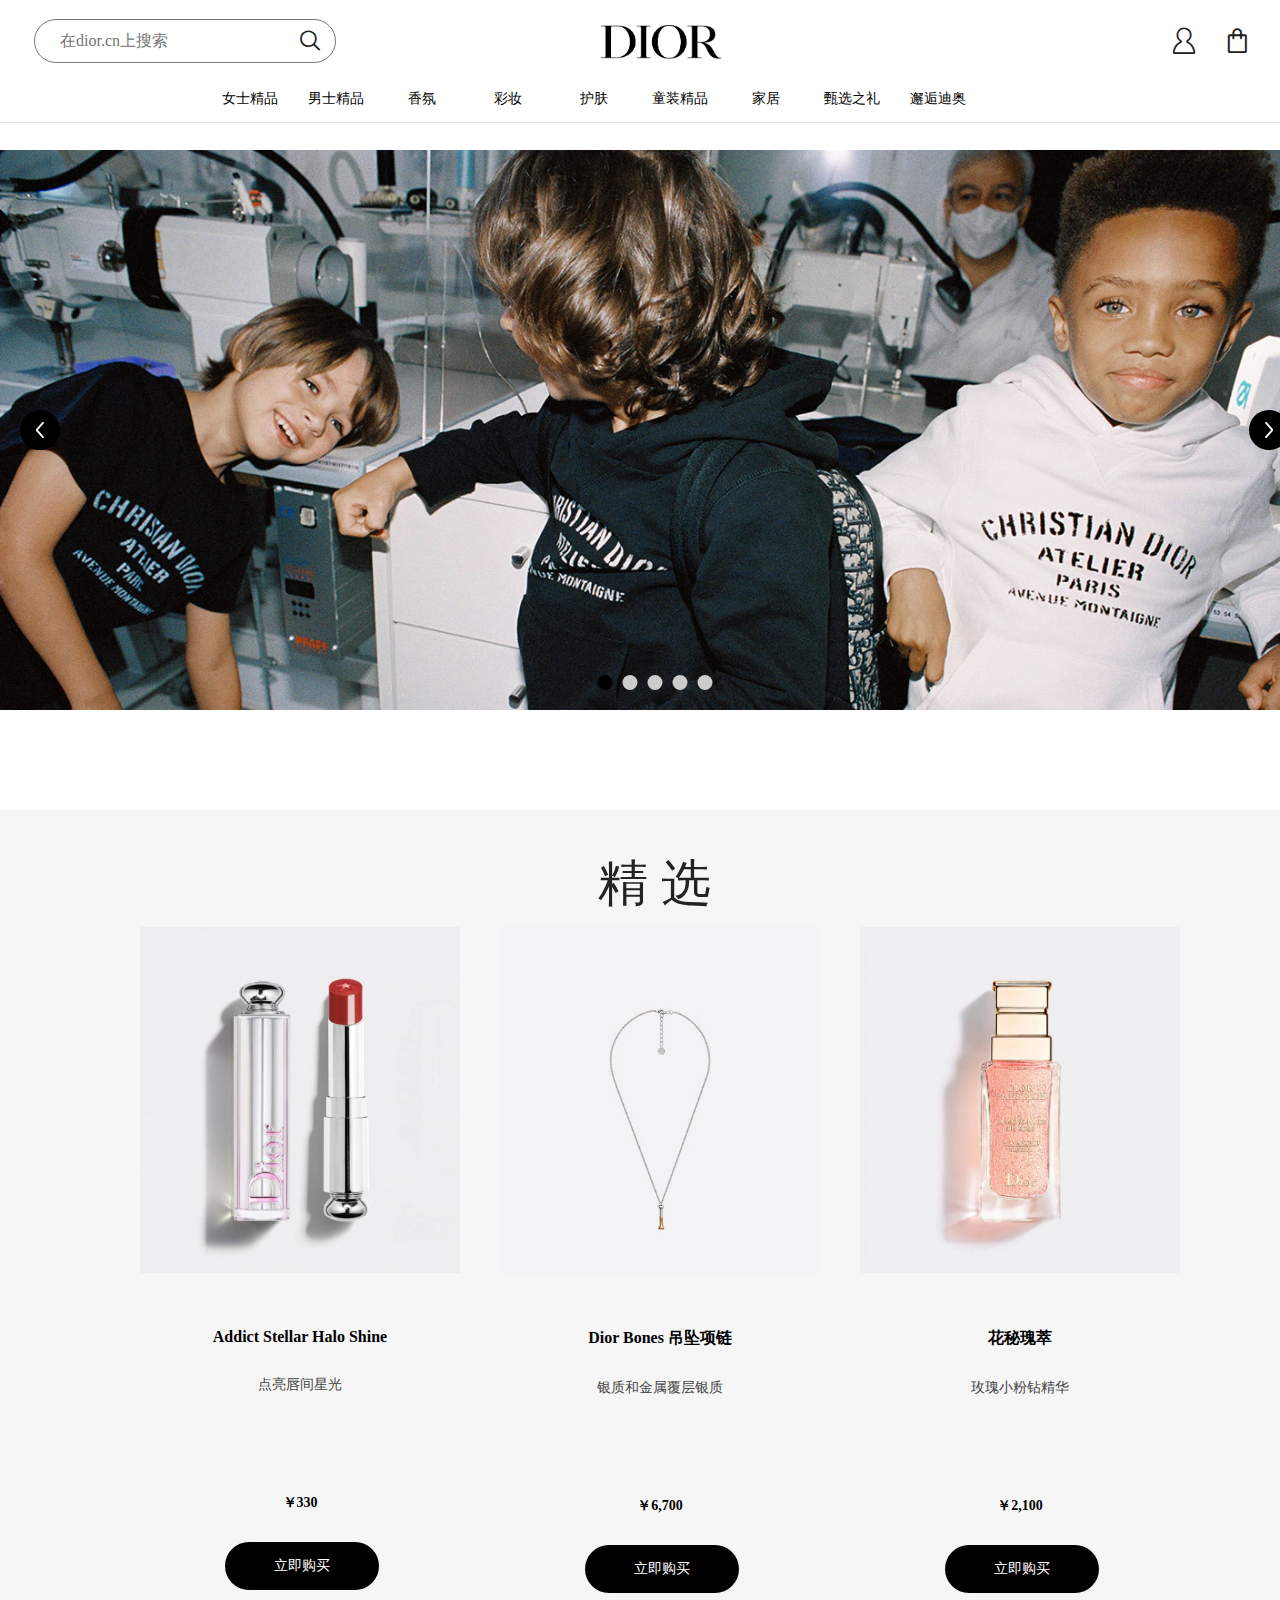
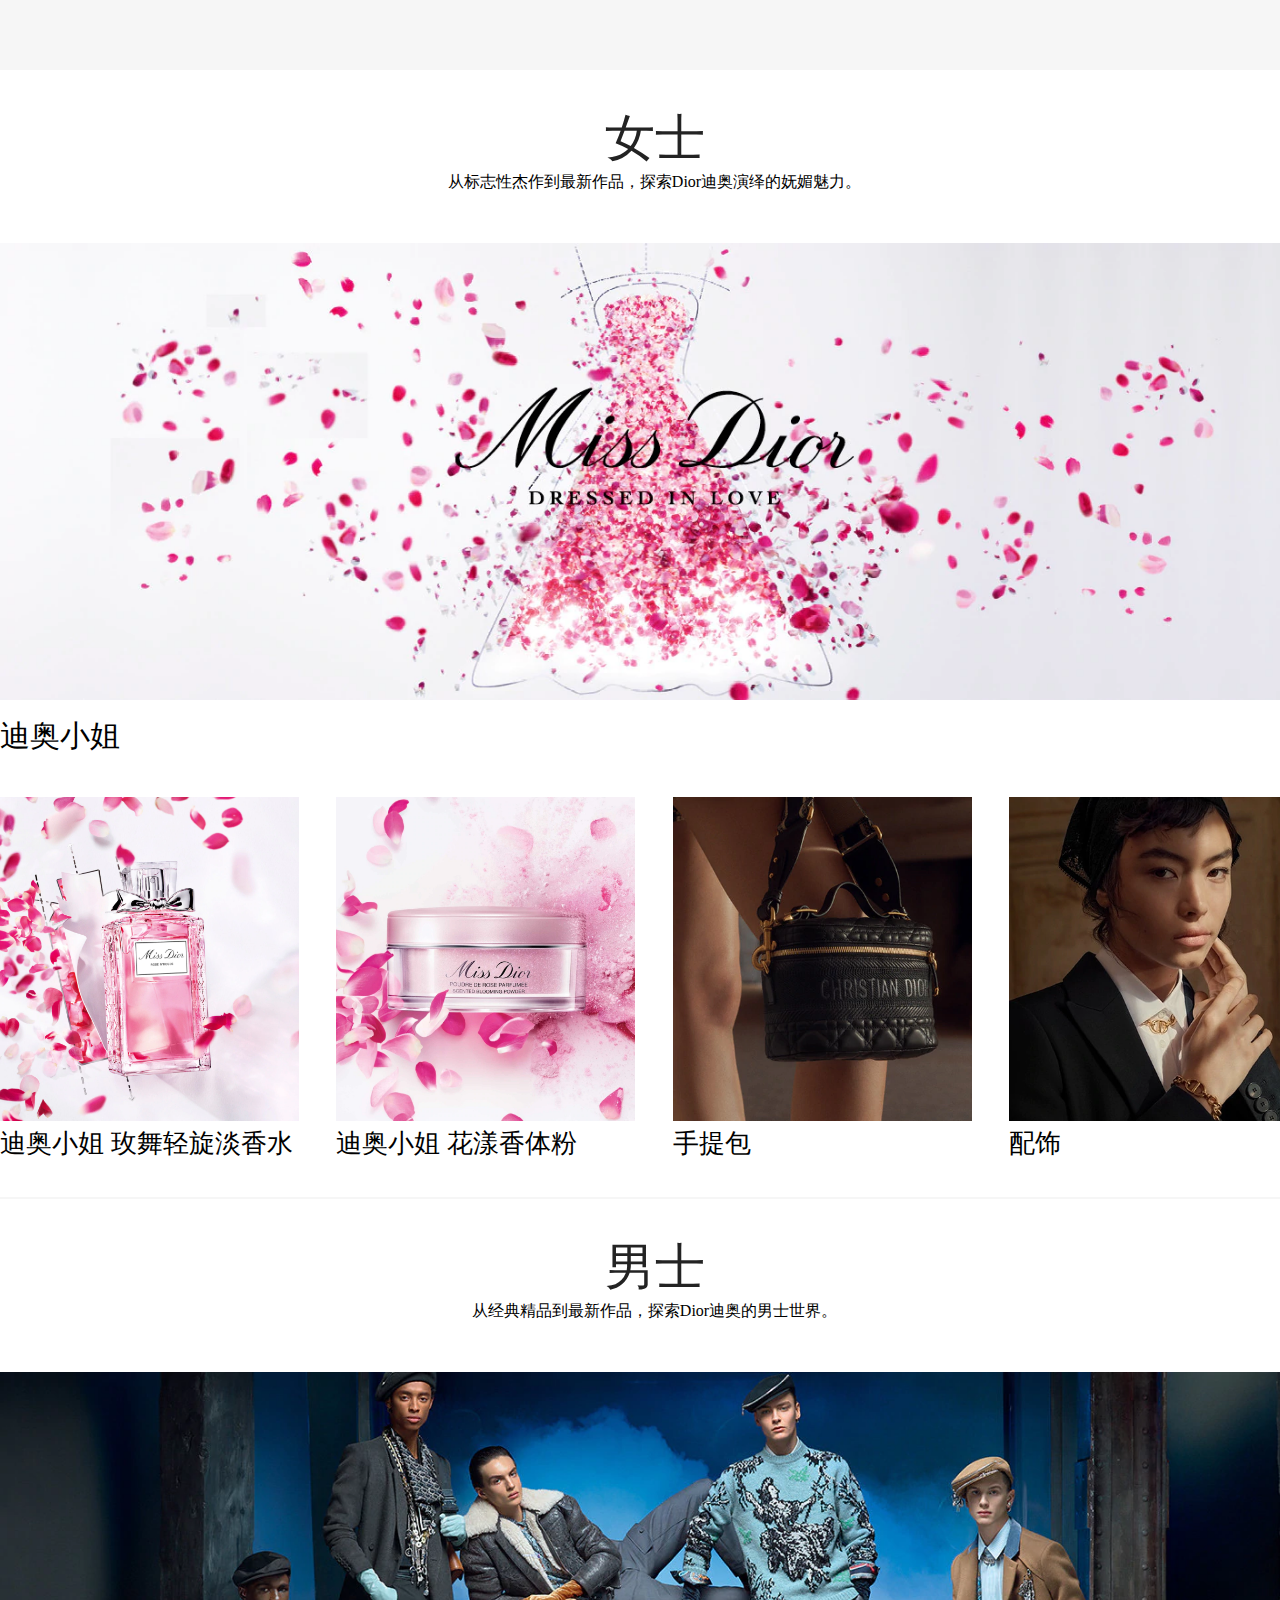
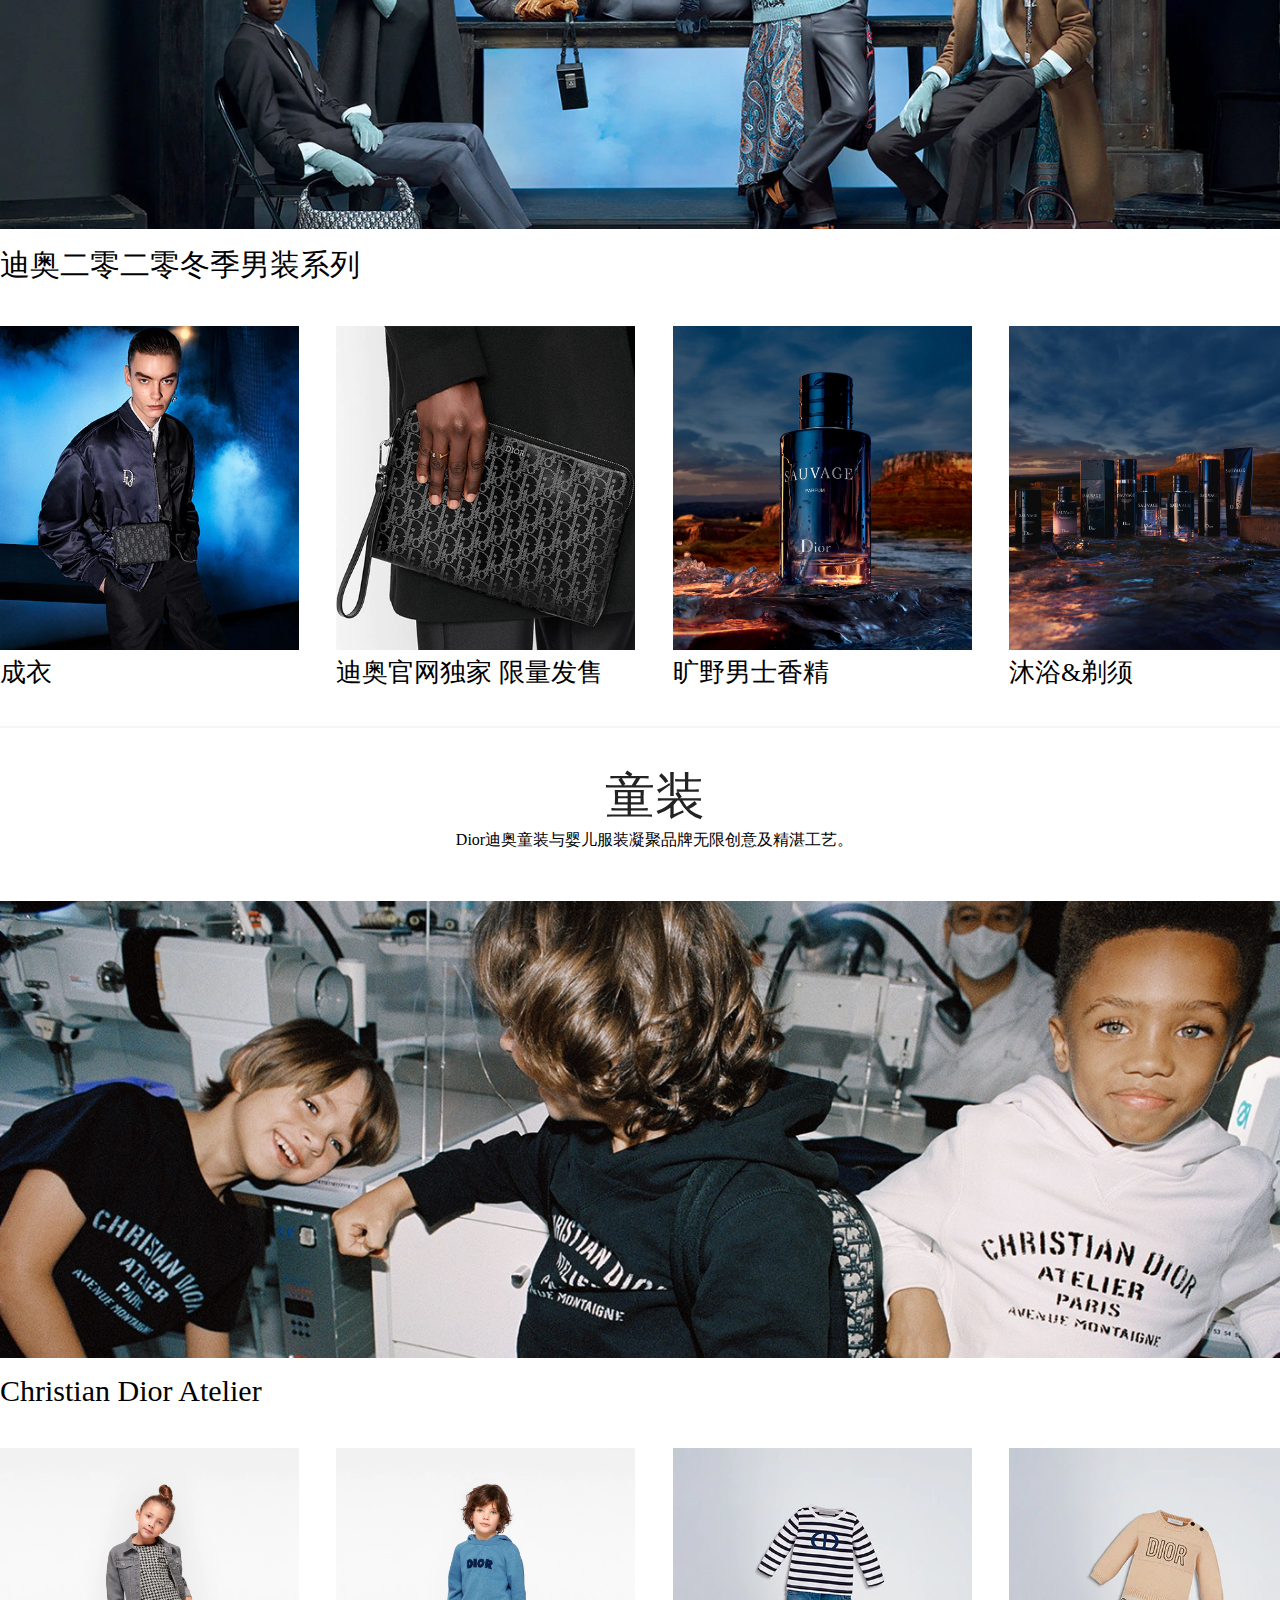
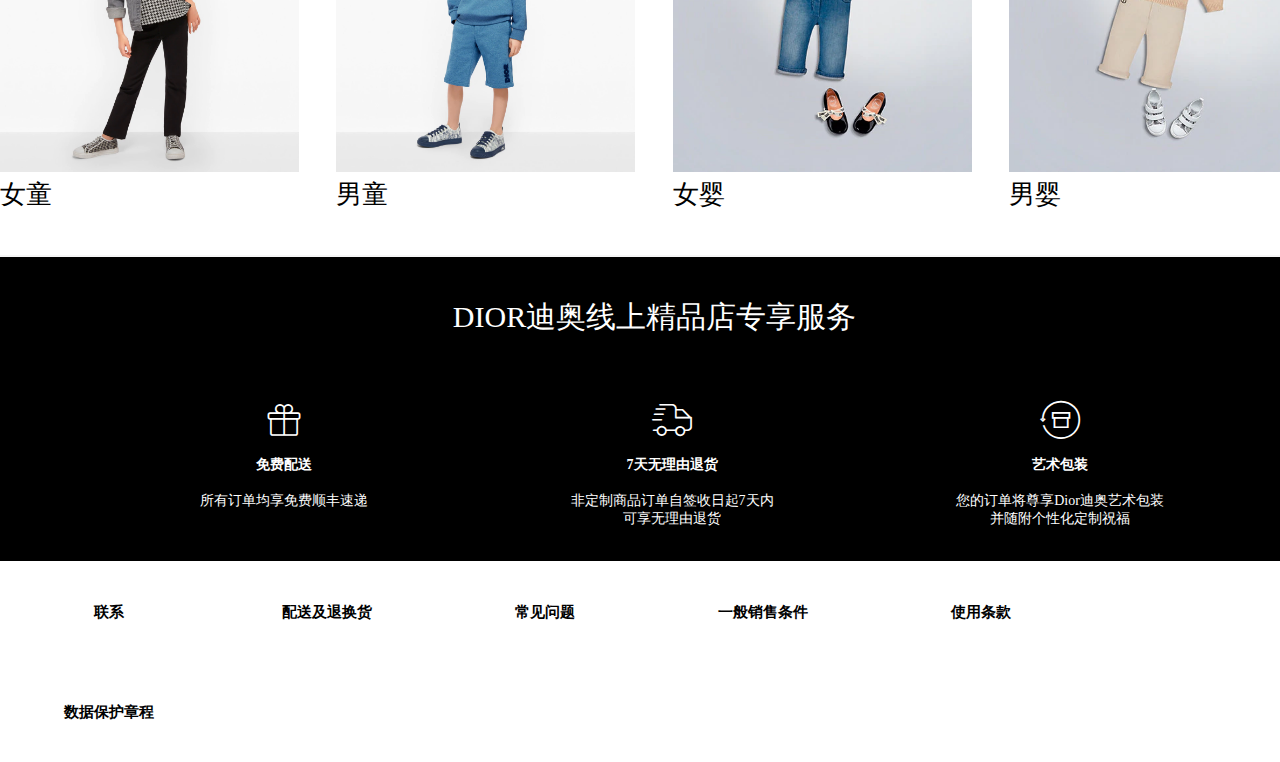
<file: html/index.html>
<!DOCTYPE html>
<html lang="en">

<head>
    <meta charset="UTF-8">
    <meta name="viewport" content="width=device-width, initial-scale=1.0">
    <title>DIOR</title>
    <link rel="stylesheet" href="../css/base.css">
    <link rel="stylesheet" href="../css/header.css">
    <link rel="stylesheet" href="../css/nav.css">
    <link rel="stylesheet" type="text/css" href="../css/slideshow.css" />
    <link rel="stylesheet" type="text/css" href="../css/jingxuan.css" />
    <link rel="stylesheet" type="text/css" href="../css/content.css" />
    <link rel="stylesheet" type="text/css" href="../css/footer.css" />
    <link rel="stylesheet" type="text/css" href="../css/nav_foot.css" />
    <link rel="stylesheet" href="../icon/header/iconfont.css">
    <script src="https://www.jq22.com/jquery/jquery-1.10.2.js"></script>
    <script src="../js/sildeshow.js"></script>
</head>

<body>
    <header>
        <ul>
            <li>
                <div>
                    <input type="text" placeholder="在dior.cn上搜索">
                    <button disabled>
                        <span class="iconfont">&#xe614;</span>
                    </button>
                </div>
            </li>
            <li>
                <a href="index.html"><img src="../images/diorLogo.jpg"></a>
            </li>
            <li>
                <button>
                    <a href="./login.html"><span class="iconfont">&#xe66b;</span></a>
                </button>
                <button>
                    <a href="./shoppingcar.html"><span class="iconfont">&#xe604;</span></a>
                </button>
            </li>
        </ul>
    </header>

    <nav>
        <ul>
            <li id="m1" class="m">
                <a href="#" class="aa1 mmm">女士精品</a>
            </li>
            <li id="m3" class="m">
                <a href="#" class="aa3 mmm">男士精品</a>
            </li>
            <li id="m6" class="m">
                <a href="#" class="aa6 mmm">香氛</a>
            </li>
            <li id="m4" class="m">
                <a href="#" class="aa4 mmm">彩妆</a>
            </li>
            <li id="m8" class="m">
                <a href="#" class="aa8 mmm">护肤</a>
            </li>
            <li id="m5" class="m">
                <a href="#" class="aa5 mmm">童装精品</a>
            </li>
            <li id="m2" class="m">
                <a href="#" class="aa2 mmm">家居</a>
            </li>
            <li id="m7" class="m">
                <a href="#" class="aa7 mmm">甄选之礼</a>
            </li>
            <li id="m7" class="m"><a href="#" class="aa7 mmm">邂逅迪奥</a>
            </li>
        </ul>
    </nav>

    <!-- 轮播图 -->
    <div class="pb-carouselWarp demo1">
        <ul class="pb-carousel">
            <li class="pb-this"><img src="../images/slideshow_01.jpg" alt="" style="cursor: pointer;" /></li>
            <li><img src="../images/slideshow_02.jpg" alt="" style="cursor: pointer;" /></li>
            <li><img src="../images/slideshow_03.jpg" alt="" style="cursor: pointer;" /></li>
            <li><img src="../images/slideshow_04.jpg" alt="" style="cursor: pointer;" /></li>
            <li><img src="../images/slideshow_06.jpg" alt="" style="cursor: pointer;" /></li>
        </ul>
        <ul class="pb-carousel-ind">
            <li class="pb-this"></li>
            <li></li>
            <li></li>
            <li></li>
            <li></li>
        </ul>
        <button class="pb-arrow pb-arrow-prev"></button>
        <button class="pb-arrow pb-arrow-next" id="aa"></button>
    </div>

    <section id="jingxuan">
        <div class="jingxuan_all">
            <h1>精 选</h1>
            <ul>
                <li>
                    <a href="./content_01.html">
                        <div>
                            <img src="../images/jingxuan_01.jpg">
                        </div>
                        <p class="blod">Addict Stellar Halo Shine</p>
                        <p class="text">点亮唇间星光</p>
                        <p class="price">￥330</p>
                    </a>
                    <button>
                        <p><a href="./content_01.html">立即购买</a></p>
                    </button>
                </li>

                <li>
                    <a href="./content_02.html">
                        <div>
                            <img src="../images/jingxuan_02.jpg">
                        </div>
                        <p class="blod">Dior Bones 吊坠项链</p>
                        <p class="text">银质和金属覆层银质</p>
                        <p class="price">￥6,700</p>
                    </a>
                    <button>
                        <p><a href="./content_02.html">立即购买</a></p>
                    </button>
                </li>

                <li>
                    <a href="./content_03.html">
                        <div>
                            <img src="../images/jingxuan_03.jpg">
                        </div>
                        <p class="blod">花秘瑰萃</p>
                        <p class="text">玫瑰小粉钻精华</p>
                        <p class="price">￥2,100</p>
                    </a>
                    <button>
                        <p><a href="./content_03.html">立即购买</a></p>
                    </button>
                </li>
            </ul>
        </div>
    </section>

    <!-- girl -->
    <section id="content">
        <div class="content_all">
            <h1>女士</h1>
            <p class="title_down">从标志性杰作到最新作品，探索Dior迪奥演绎的妩媚魅力。</p>
            <img src="../images/girl_01.jpg" class="big_pic">
            <h3 class="pic_down">迪奥小姐</h3>
            <ul>
                <li>
                    <img src="../images/girl_02.jpg">
                    <p>迪奥小姐 玫舞轻旋淡香水</p>
                </li>
                <li>
                    <img src="../images/girl_03.jpg">
                    <p>迪奥小姐 花漾香体粉</p>
                </li>
                <li>
                    <img src="../images/girl_04.jpg">
                    <p>手提包</p>
                </li>
                <li>
                    <img src="../images/girl_05.jpg">
                    <p>配饰</p>
                </li>
            </ul>
        </div>
    </section>

    <!-- boy -->
    <section id="content">
        <div class="content_all">
            <h1>男士</h1>
            <p class="title_down">从经典精品到最新作品，探索Dior迪奥的男士世界。</p>
            <img src="../images/boy_05.jpg" class="big_pic">
            <h3 class="pic_down">迪奥二零二零冬季男装系列</h3>
            <ul>
                <li>
                    <img src="../images/boy_01.jpg">
                    <p>成衣</p>
                </li>
                <li>
                    <img src="../images/boy_02.jpg">
                    <p>迪奥官网独家 限量发售</p>
                </li>
                <li>
                    <img src="../images/boy_03.jpg">
                    <p>旷野男士香精</p>
                </li>
                <li>
                    <img src="../images/boy_04.jpg">
                    <p>沐浴&剃须</p>
                </li>
            </ul>
        </div>
    </section>

    <!-- kid -->
    <section id="content">
        <div class="content_all">
            <h1>童装</h1>
            <p class="title_down">Dior迪奥童装与婴儿服装凝聚品牌无限创意及精湛工艺。</p>
            <img src="../images/kid_01.jpg" class="big_pic">
            <h3 class="pic_down">Christian Dior Atelier</h3>
            <ul>
                <li>
                    <img src="../images/kid_02.jpg">
                    <p>女童</p>
                </li>
                <li>
                    <img src="../images/kid_03.jpg">
                    <p>男童</p>
                </li>
                <li>
                    <img src="../images/kid_04.jpg">
                    <p>女婴</p>
                </li>
                <li>
                    <img src="../images/kid_05.jpg">
                    <p>男婴</p>
                </li>
            </ul>
        </div>
    </section>

    <footer>
        <div class="footer_all">
            <h2>DIOR迪奥线上精品店专享服务</h2>
            <ul>
                <li>
                    <span class="iconfont">&#xe634;</span>
                    <p class="icon_title">免费配送</p>
                    <p class="icon_text">所有订单均享免费顺丰速递</p>
                </li>
                <li>
                    <span class="iconfont">&#xe61d;</span>
                    <p class="icon_title">7天无理由退货</p>
                    <p class="icon_text">非定制商品订单自签收日起7天内可享无理由退货</p>
                </li>
                <li>
                    <span class="iconfont">&#xe652;</span>
                    <p class="icon_title">艺术包装</p>
                    <p class="icon_text">您的订单将尊享Dior迪奥艺术包装并随附个性化定制祝福</p>
                </li>
            </ul>
        </div>
    </footer>

    <div id="foot">
        <ul>
            <li><a>联系</a></li>
            <li><a>配送及退换货</a></li>
            <li><a>常见问题</a></li>
            <li><a>一般销售条件</a></li>
            <li><a>使用条款</a></li>
            <li><a>数据保护章程</a></li>
        </ul>
    </div>

    <!-- 轮播图 -->
    <script>
        carousel(
            $('.demo1'), //必选， 要轮播模块(id/class/tagname均可)，必须为jQuery元素
            {
                type: 'leftright', //可选，默认左右(leftright) - 'leftright' / 'updown' / 'fade' (左右/上下/渐隐渐现)
                arrowtype: 'move', //可选，默认一直显示 - 'move' / 'none'  (鼠标移上显示 / 不显示 )
                autoplay: true, //可选，默认true - true / false (开启轮播/关闭轮播)
                time: 3000 //可选，默认3000
            }
        );
    </script>
</body>

</html>
</file>
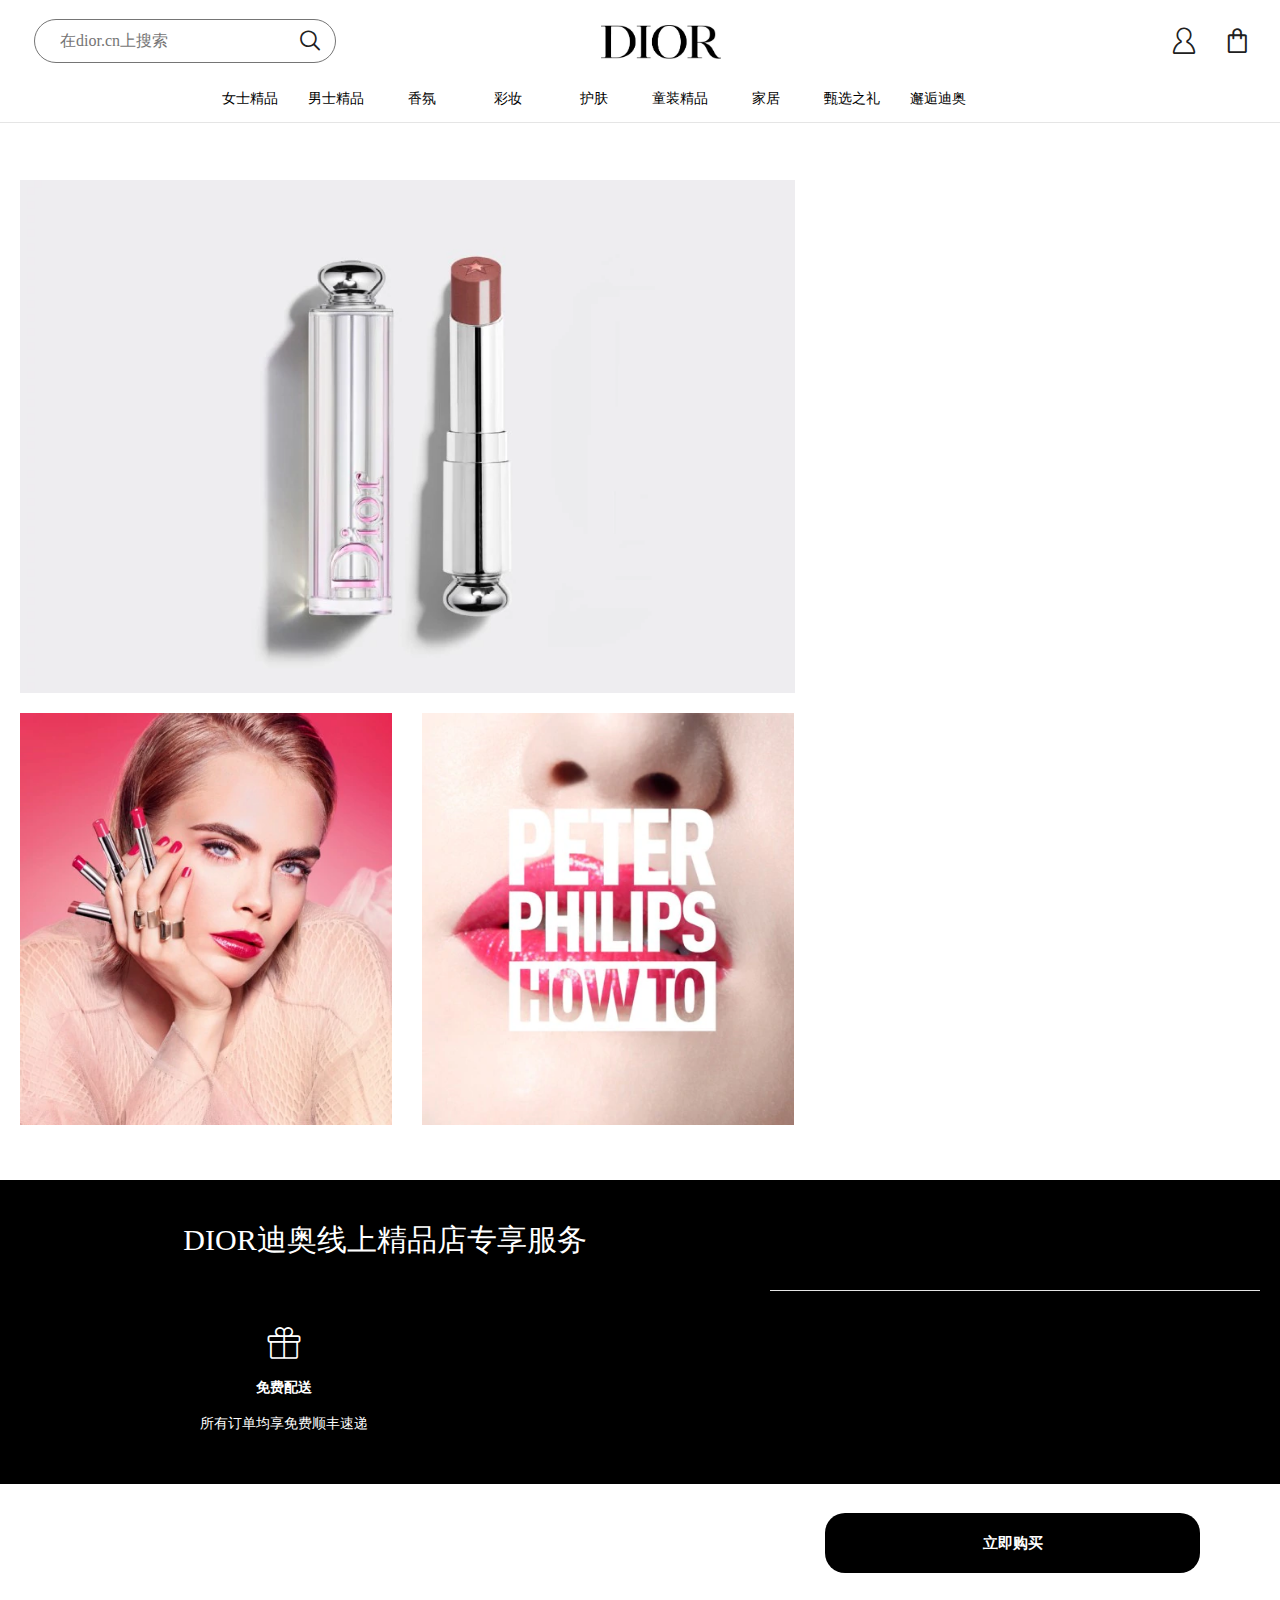
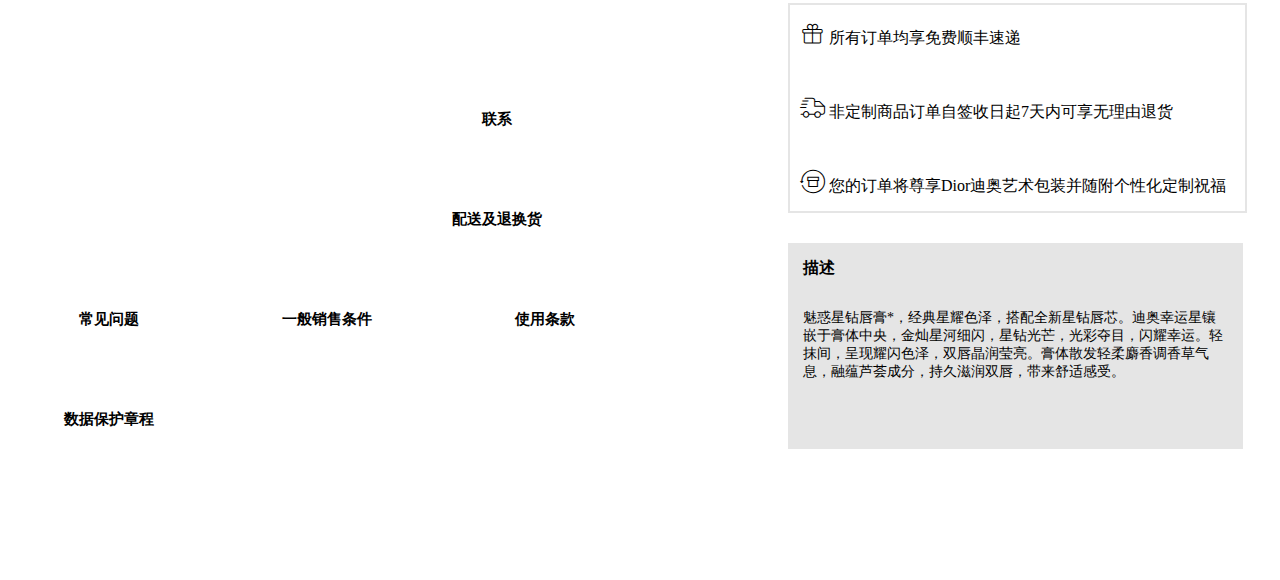
<file: html/content_01.html>
<!DOCTYPE html>
<html lang="en">

<head>
    <meta charset="UTF-8">
    <meta name="viewport" content="width=device-width, initial-scale=1.0">
    <title>迪奥魅惑星钻唇膏：星钻唇芯，晶润莹亮 | DIOR</title>
    <link rel="stylesheet" href="../css/base.css">
    <link rel="stylesheet" href="../css/header.css">
    <link rel="stylesheet" href="../css/nav.css">
    <link rel="stylesheet" href="../css/content_01.css">
    <link rel="stylesheet" href="../icon/header/iconfont.css">
    <link rel="stylesheet" href="../icon/login/iconfont.css">
    <link rel="stylesheet" href="../icon/footer/iconfont.css">
    <link rel="stylesheet" href="../css/footer.css">
    <link rel="stylesheet" href="../css/nav_foot.css">

</head>

<body>
    <header>
        <ul>
            <li>
                <div>
                    <input type="text" placeholder="在dior.cn上搜索">
                    <button disabled>
                        <span class="iconfont">&#xe614;</span>
                    </button>
                </div>
            </li>
            <li>
                <a href="index.html"><img src="../images/diorLogo.jpg"></a>
            </li>
            <li>
                <button>
                    <a href="./login.html"><span class="iconfont">&#xe66b;</span></a>
                </button>
                <button>
                    <a href="./shoppingcar.html"><span class="iconfont">&#xe604;</span></a>
                </button>
            </li>
        </ul>
    </header>

    <nav>
        <ul>
            <li id="m1" class="m">
                <a href="#" class="aa1 mmm">女士精品</a>
            </li>
            <li id="m3" class="m">
                <a href="#" class="aa3 mmm">男士精品</a>
            </li>
            <li id="m6" class="m">
                <a href="#" class="aa6 mmm">香氛</a>
            </li>
            <li id="m4" class="m">
                <a href="#" class="aa4 mmm">彩妆</a>
            </li>
            <li id="m8" class="m">
                <a href="#" class="aa8 mmm">护肤</a>
            </li>
            <li id="m5" class="m">
                <a href="#" class="aa5 mmm">童装精品</a>
            </li>
            <li id="m2" class="m">
                <a href="#" class="aa2 mmm">家居</a>
            </li>
            <li id="m7" class="m">
                <a href="#" class="aa7 mmm">甄选之礼</a>
            </li>
            <li id="m7" class="m"><a href="#" class="aa7 mmm">邂逅迪奥</a>
            </li>
        </ul>
    </nav>

    <section id="content_all">
        
    </section>

    <footer>
        <div class="footer_all">
            <h2>DIOR迪奥线上精品店专享服务</h2>
            <ul>
                <li>
                    <span class="iconfont">&#xe634;</span>
                    <p class="icon_title">免费配送</p>
                    <p class="icon_text">所有订单均享免费顺丰速递</p>
                </li>
                <li>
                    <span class="iconfont">&#xe61d;</span>
                    <p class="icon_title">7天无理由退货</p>
                    <p class="icon_text">非定制商品订单自签收日起7天内可享无理由退货</p>
                </li>
                <li>
                    <span class="iconfont">&#xe652;</span>
                    <p class="icon_title">艺术包装</p>
                    <p class="icon_text">您的订单将尊享Dior迪奥艺术包装并随附个性化定制祝福</p>
                </li>
            </ul>
        </div>
    </footer>

    <div id="foot">
        <ul>
            <li><a>联系</a></li>
            <li><a>配送及退换货</a></li>
            <li><a>常见问题</a></li>
            <li><a>一般销售条件</a></li>
            <li><a>使用条款</a></li>
            <li><a>数据保护章程</a></li>
        </ul>
    </div>

    <script src="../js/jquery-3.5.1.min.js"></script>
    <script src="../js/goodslist.js"></script>
</body>

</html>
</file>
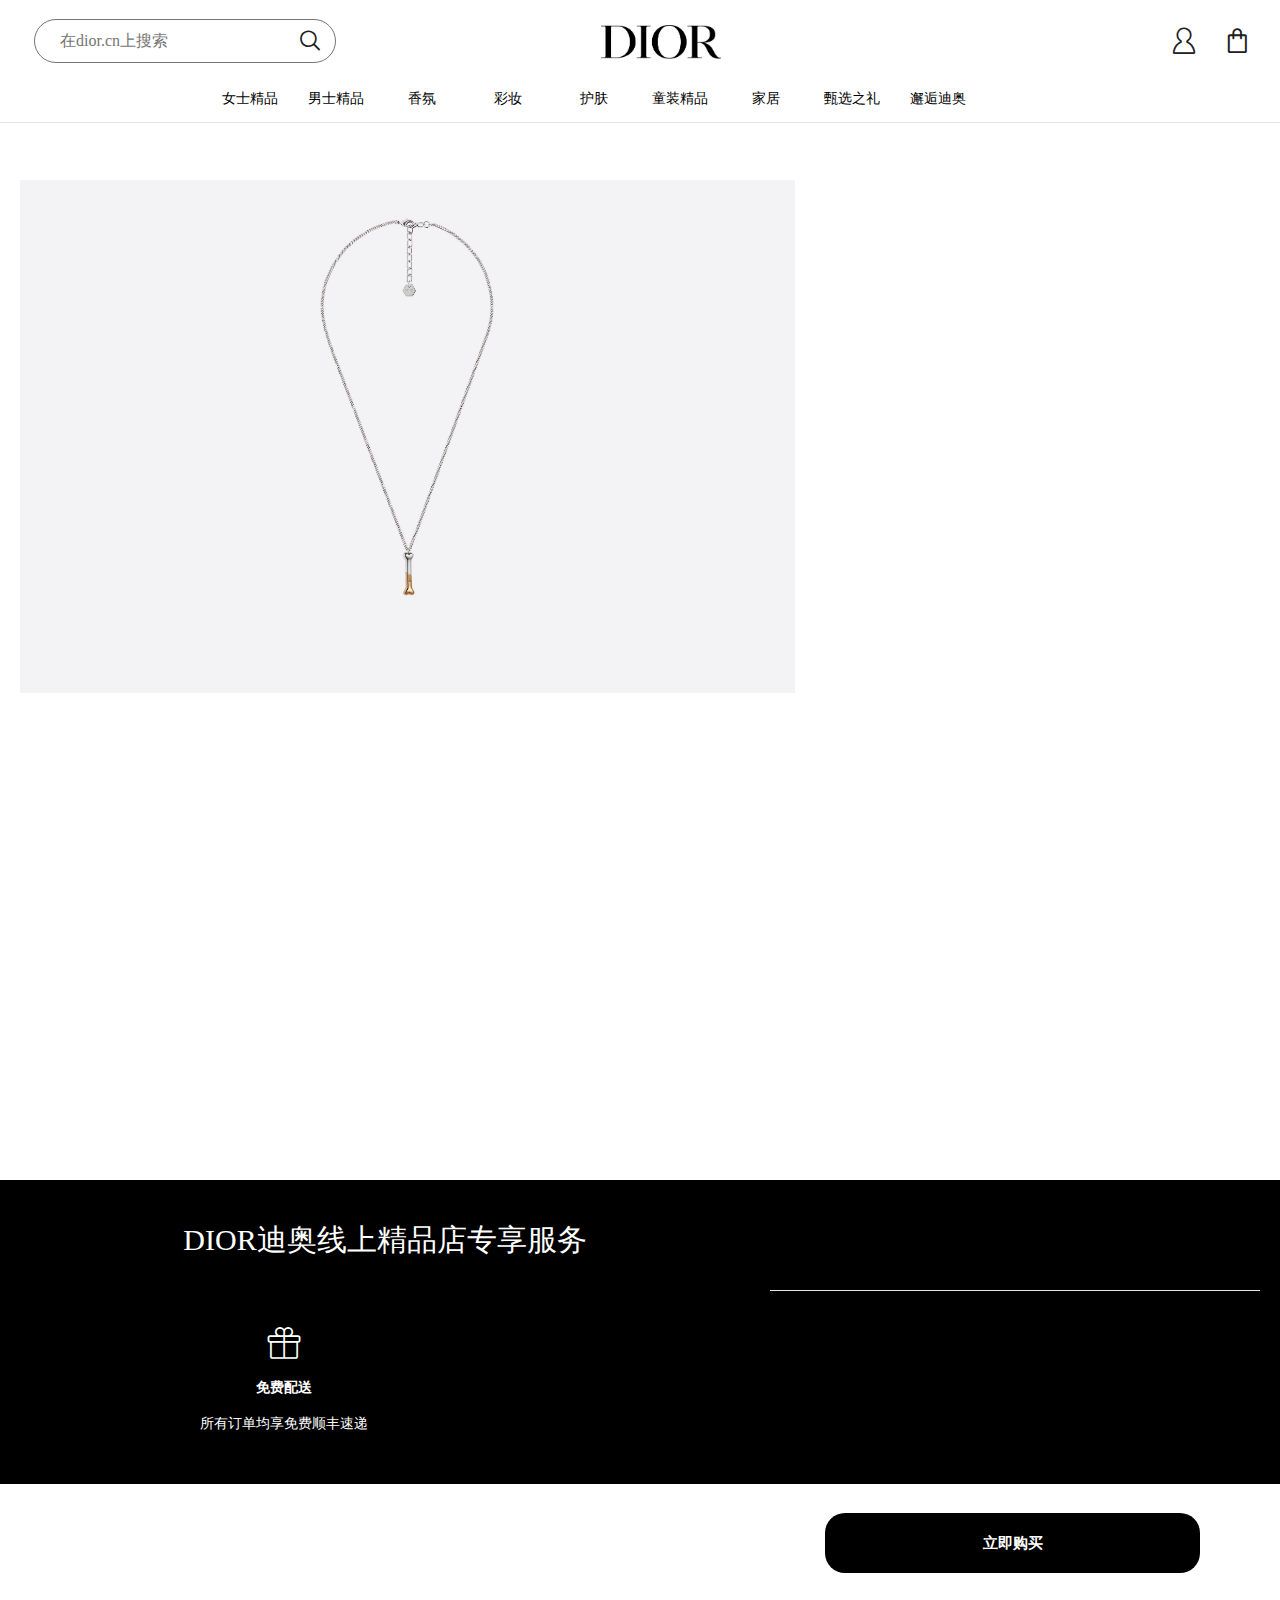
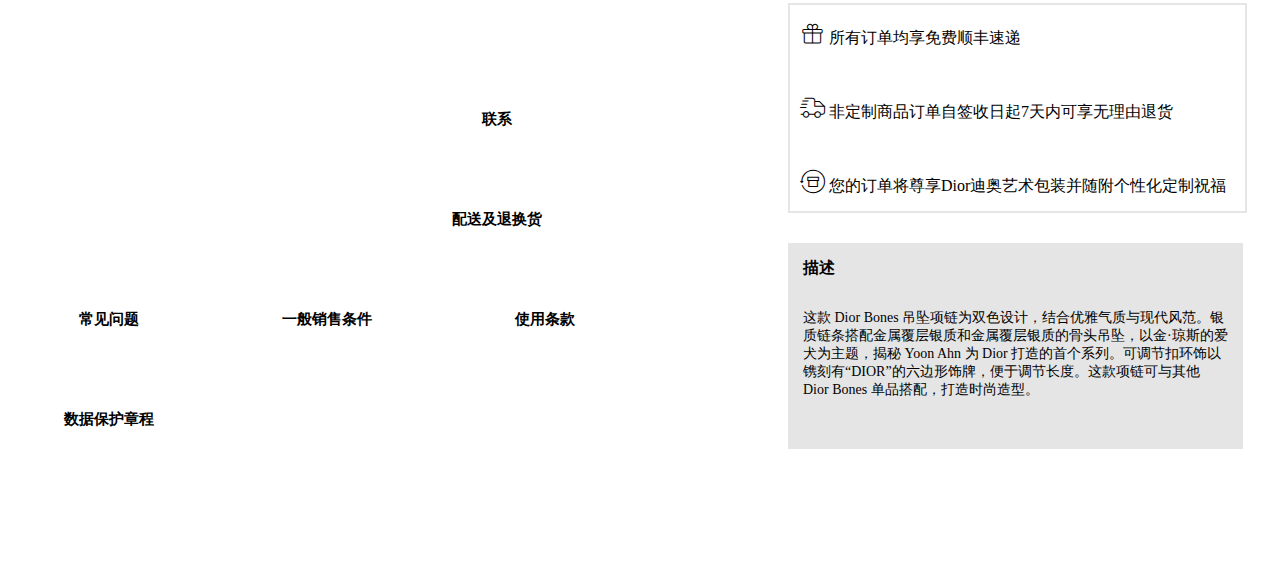
<file: html/content_02.html>
<!DOCTYPE html>
<html lang="en">

<head>
    <meta charset="UTF-8">
    <meta name="viewport" content="width=device-width, initial-scale=1.0">
    <title>DIOR BONES 吊坠项链</title>
    <link rel="stylesheet" href="../css/base.css">
    <link rel="stylesheet" href="../css/header.css">
    <link rel="stylesheet" href="../css/nav.css">
    <link rel="stylesheet" href="../css/content_01.css">
    <link rel="stylesheet" href="../icon/header/iconfont.css">
    <link rel="stylesheet" href="../icon/login/iconfont.css">
    <link rel="stylesheet" href="../icon/footer/iconfont.css">
    <link rel="stylesheet" href="../css/footer.css">
    <link rel="stylesheet" href="../css/nav_foot.css">

</head>

<body>
    <header>
        <ul>
            <li>
                <div>
                    <input type="text" placeholder="在dior.cn上搜索">
                    <button disabled>
                        <span class="iconfont">&#xe614;</span>
                    </button>
                </div>
            </li>
            <li>
                <a href="index.html"><img src="../images/diorLogo.jpg"></a>
            </li>
            <li>
                <button>
                    <a href="./login.html"><span class="iconfont">&#xe66b;</span></a>
                </button>
                <button>
                    <a href="./shoppingcar.html"><span class="iconfont">&#xe604;</span></a>
                </button>
            </li>
        </ul>
    </header>

    <nav>
        <ul>
            <li id="m1" class="m">
                <a href="#" class="aa1 mmm">女士精品</a>
            </li>
            <li id="m3" class="m">
                <a href="#" class="aa3 mmm">男士精品</a>
            </li>
            <li id="m6" class="m">
                <a href="#" class="aa6 mmm">香氛</a>
            </li>
            <li id="m4" class="m">
                <a href="#" class="aa4 mmm">彩妆</a>
            </li>
            <li id="m8" class="m">
                <a href="#" class="aa8 mmm">护肤</a>
            </li>
            <li id="m5" class="m">
                <a href="#" class="aa5 mmm">童装精品</a>
            </li>
            <li id="m2" class="m">
                <a href="#" class="aa2 mmm">家居</a>
            </li>
            <li id="m7" class="m">
                <a href="#" class="aa7 mmm">甄选之礼</a>
            </li>
            <li id="m7" class="m"><a href="#" class="aa7 mmm">邂逅迪奥</a>
            </li>
        </ul>
    </nav>

    <section id="content_all">

    </section>

    <footer>
        <div class="footer_all">
            <h2>DIOR迪奥线上精品店专享服务</h2>
            <ul>
                <li>
                    <span class="iconfont">&#xe634;</span>
                    <p class="icon_title">免费配送</p>
                    <p class="icon_text">所有订单均享免费顺丰速递</p>
                </li>
                <li>
                    <span class="iconfont">&#xe61d;</span>
                    <p class="icon_title">7天无理由退货</p>
                    <p class="icon_text">非定制商品订单自签收日起7天内可享无理由退货</p>
                </li>
                <li>
                    <span class="iconfont">&#xe652;</span>
                    <p class="icon_title">艺术包装</p>
                    <p class="icon_text">您的订单将尊享Dior迪奥艺术包装并随附个性化定制祝福</p>
                </li>
            </ul>
        </div>
    </footer>

    <div id="foot">
        <ul>
            <li><a>联系</a></li>
            <li><a>配送及退换货</a></li>
            <li><a>常见问题</a></li>
            <li><a>一般销售条件</a></li>
            <li><a>使用条款</a></li>
            <li><a>数据保护章程</a></li>
        </ul>
    </div>

    <script src="../js/jquery-3.5.1.min.js"></script>
    <script src="../js/goodslist_02.js"></script>
</body>

</html>
</file>
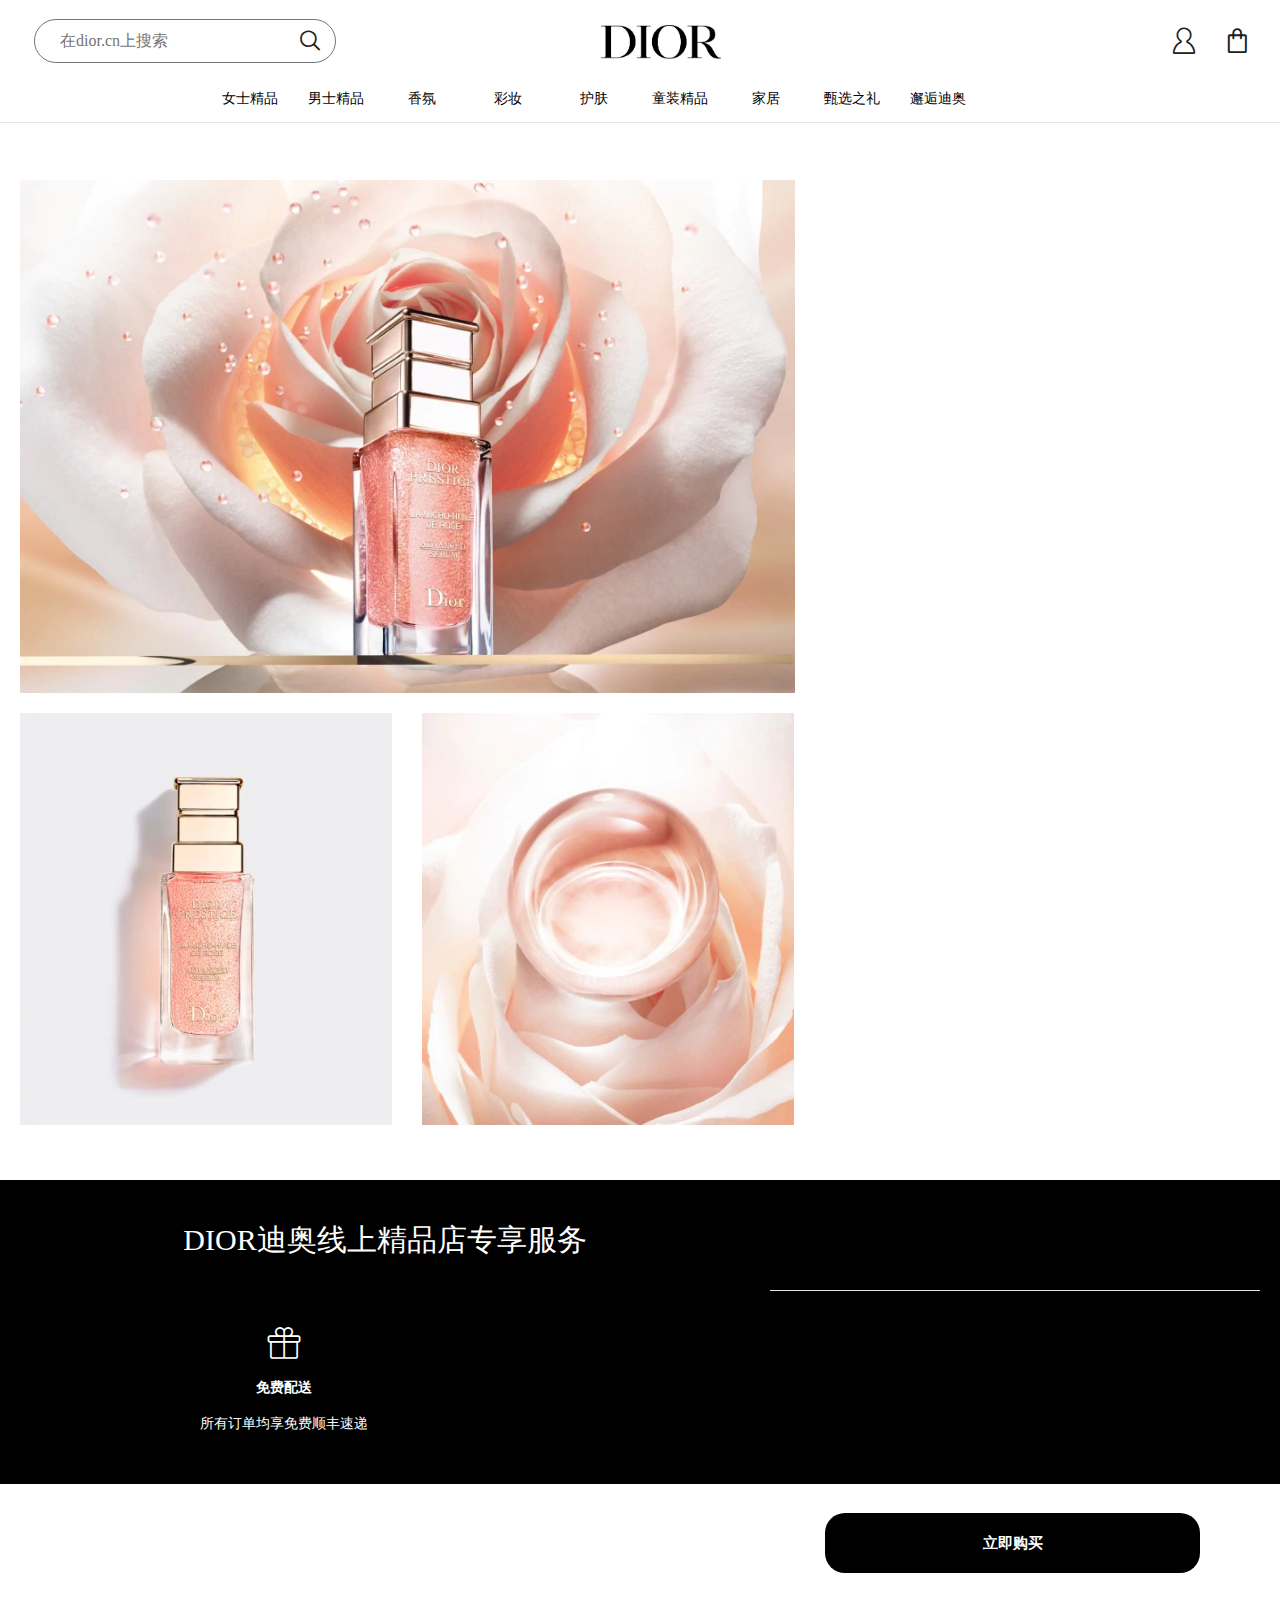
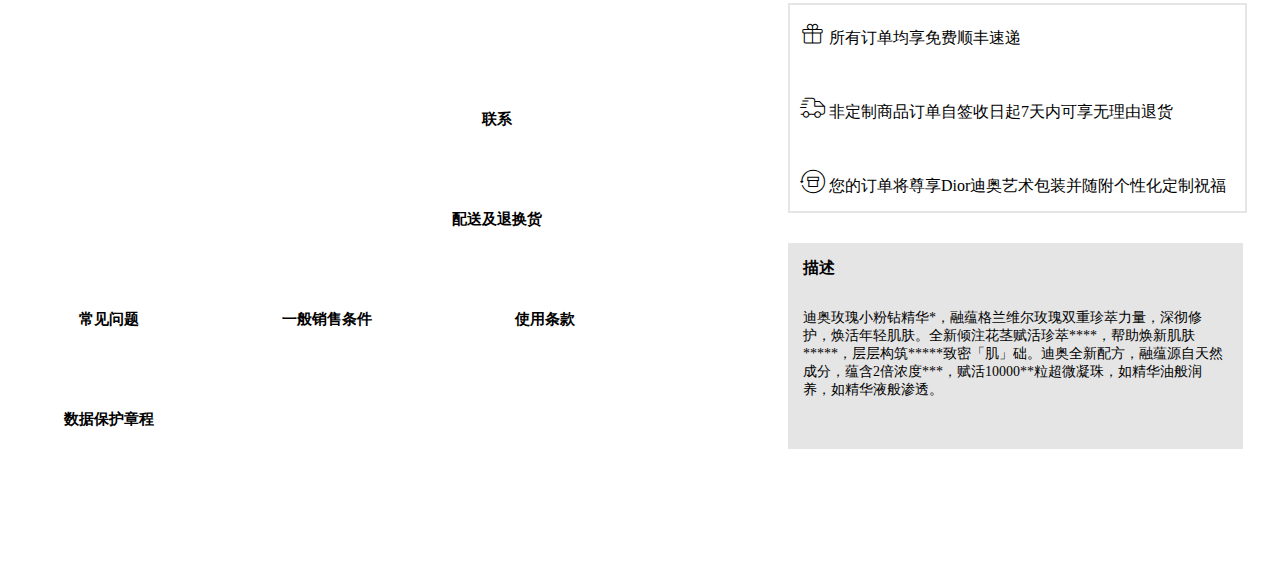
<file: html/content_03.html>
<!DOCTYPE html>
<html lang="en">

<head>
    <meta charset="UTF-8">
    <meta name="viewport" content="width=device-width, initial-scale=1.0">
    <title>花秘瑰萃</title>
    <link rel="stylesheet" href="../css/base.css">
    <link rel="stylesheet" href="../css/header.css">
    <link rel="stylesheet" href="../css/nav.css">
    <link rel="stylesheet" href="../css/content_01.css">
    <link rel="stylesheet" href="../icon/header/iconfont.css">
    <link rel="stylesheet" href="../icon/login/iconfont.css">
    <link rel="stylesheet" href="../icon/footer/iconfont.css">
    <link rel="stylesheet" href="../css/footer.css">
    <link rel="stylesheet" href="../css/nav_foot.css">

</head>

<body>
    <header>
        <ul>
            <li>
                <div>
                    <input type="text" placeholder="在dior.cn上搜索">
                    <button disabled>
                        <span class="iconfont">&#xe614;</span>
                    </button>
                </div>
            </li>
            <li>
                <a href="index.html"><img src="../images/diorLogo.jpg"></a>
            </li>
            <li>
                <button>
                    <a href="./login.html"><span class="iconfont">&#xe66b;</span></a>
                </button>
                <button>
                    <a href="./shoppingcar.html"><span class="iconfont">&#xe604;</span></a>
                </button>
            </li>
        </ul>
    </header>

    <nav>
        <ul>
            <li id="m1" class="m">
                <a href="#" class="aa1 mmm">女士精品</a>
            </li>
            <li id="m3" class="m">
                <a href="#" class="aa3 mmm">男士精品</a>
            </li>
            <li id="m6" class="m">
                <a href="#" class="aa6 mmm">香氛</a>
            </li>
            <li id="m4" class="m">
                <a href="#" class="aa4 mmm">彩妆</a>
            </li>
            <li id="m8" class="m">
                <a href="#" class="aa8 mmm">护肤</a>
            </li>
            <li id="m5" class="m">
                <a href="#" class="aa5 mmm">童装精品</a>
            </li>
            <li id="m2" class="m">
                <a href="#" class="aa2 mmm">家居</a>
            </li>
            <li id="m7" class="m">
                <a href="#" class="aa7 mmm">甄选之礼</a>
            </li>
            <li id="m7" class="m"><a href="#" class="aa7 mmm">邂逅迪奥</a>
            </li>
        </ul>
    </nav>

    <section id="content_all">
       
    </section>

    <footer>
        <div class="footer_all">
            <h2>DIOR迪奥线上精品店专享服务</h2>
            <ul>
                <li>
                    <span class="iconfont">&#xe634;</span>
                    <p class="icon_title">免费配送</p>
                    <p class="icon_text">所有订单均享免费顺丰速递</p>
                </li>
                <li>
                    <span class="iconfont">&#xe61d;</span>
                    <p class="icon_title">7天无理由退货</p>
                    <p class="icon_text">非定制商品订单自签收日起7天内可享无理由退货</p>
                </li>
                <li>
                    <span class="iconfont">&#xe652;</span>
                    <p class="icon_title">艺术包装</p>
                    <p class="icon_text">您的订单将尊享Dior迪奥艺术包装并随附个性化定制祝福</p>
                </li>
            </ul>
        </div>
    </footer>

    <div id="foot">
        <ul>
            <li><a>联系</a></li>
            <li><a>配送及退换货</a></li>
            <li><a>常见问题</a></li>
            <li><a>一般销售条件</a></li>
            <li><a>使用条款</a></li>
            <li><a>数据保护章程</a></li>
        </ul>
    </div>

    <script src="../js/jquery-3.5.1.min.js"></script>
    <script src="../js/goodslist_03.js"></script>
</body>

</html>
</file>
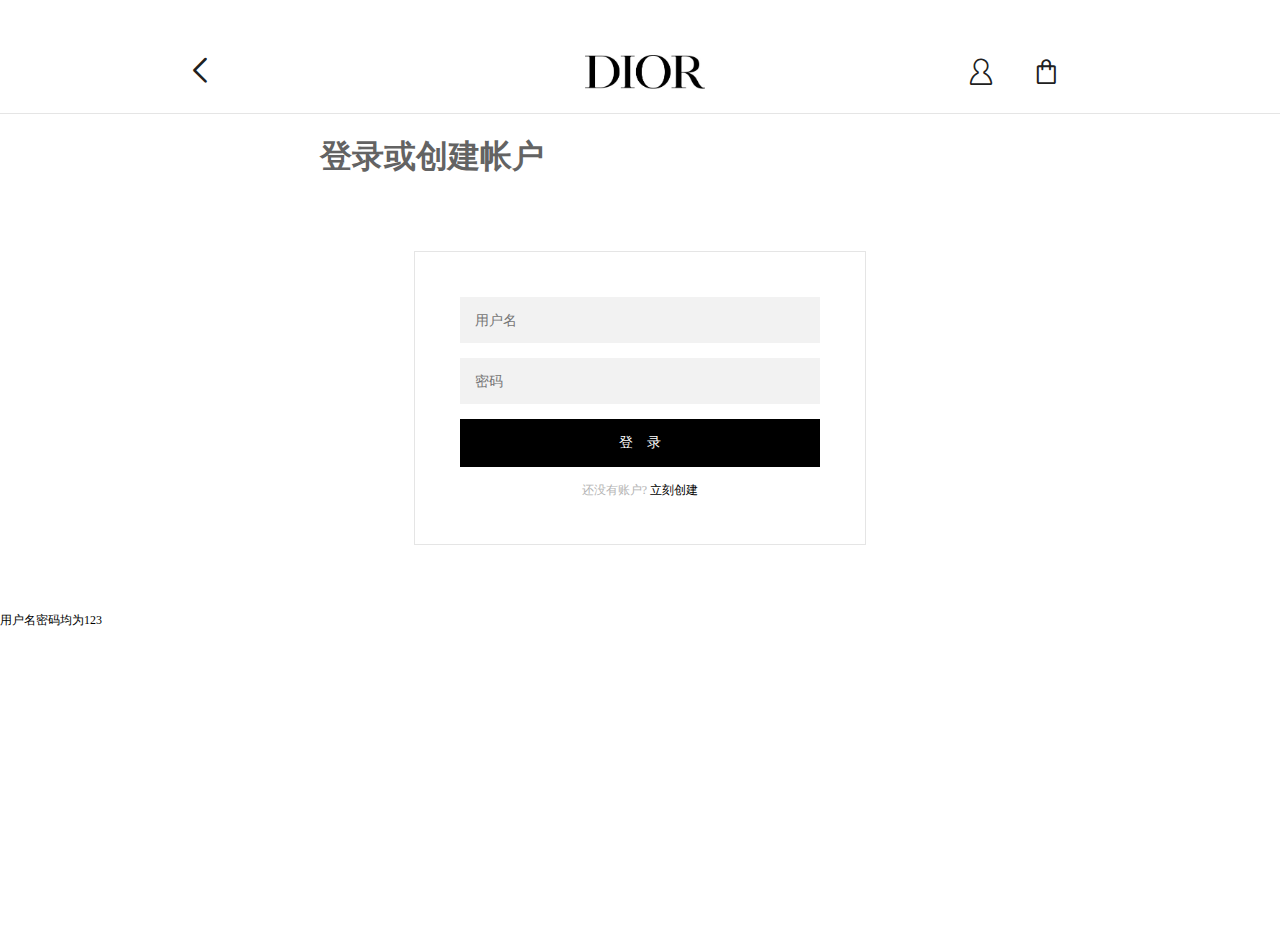
<file: html/login.html>
<!DOCTYPE html>
<html lang="en">

<head>
    <meta charset="UTF-8">
    <meta name="viewport" content="width=device-width, initial-scale=1.0">
    <title>客户登录</title>
    <link rel="stylesheet" href="../css/base.css">
    <link rel="stylesheet" href="../css/header.css">
    <link rel="stylesheet" href="../css/login.css">
    <link rel="stylesheet" href="../css/login_in.css">
    <link rel="stylesheet" href="../icon/login/iconfont.css">
    <link rel="stylesheet" href="../icon/header/iconfont.css">
    <script src="https://www.jq22.com/jquery/jquery-1.10.2.js"></script>
    <script src="../js/login.js"></script>
</head>

<body>
    <header>
        <ul>
            <li>
                <a href="./index.html"><span class="iconfont">&#xe62d;</span></a>
            </li>
            <li>
                <a href="index.html"><img src="../images/diorLogo.jpg"></a>
            </li>
            <li>
                <button>
                    <a href="./login.html"></a><span class="iconfont">&#xe66b;</span>
                </button>
                <button>
                    <a href="./shoppingcar.html"><span class="iconfont">&#xe604;</span></a>
                </button>
            </li>
        </ul>
    </header>

    <section id="login_title">
        <div class="title">
            <h1>登录或创建帐户</h1>
        </div>
        <div id="wrapper" class="login-page">
            <div id="login_form" class="form">
                <form class="register-form">
                    <input type="text" placeholder="用户名" value="" id="r_user_name" />
                    <input type="password" placeholder="密码" id="r_password" />
                    <input type="text" placeholder="电子邮件" id="r_emial" />
                    <button id="create">创建账户</button>
                    <p class="message">已经有了一个账户? <a href="./login.html">立即登录</a></p>
                </form>
                <form class="login-form">
                    <input type="text" placeholder="用户名" value="" id="user_name" />
                    <input type="password" placeholder="密码" id="password" />
                    <button id="login">登　录</button>
                    <p class="message">还没有账户? <a href="#">立刻创建</a></p>
                </form>
            </div>
        </div>
    </section>
    <p>用户名密码均为123</p>
</body>

</html>
</file>
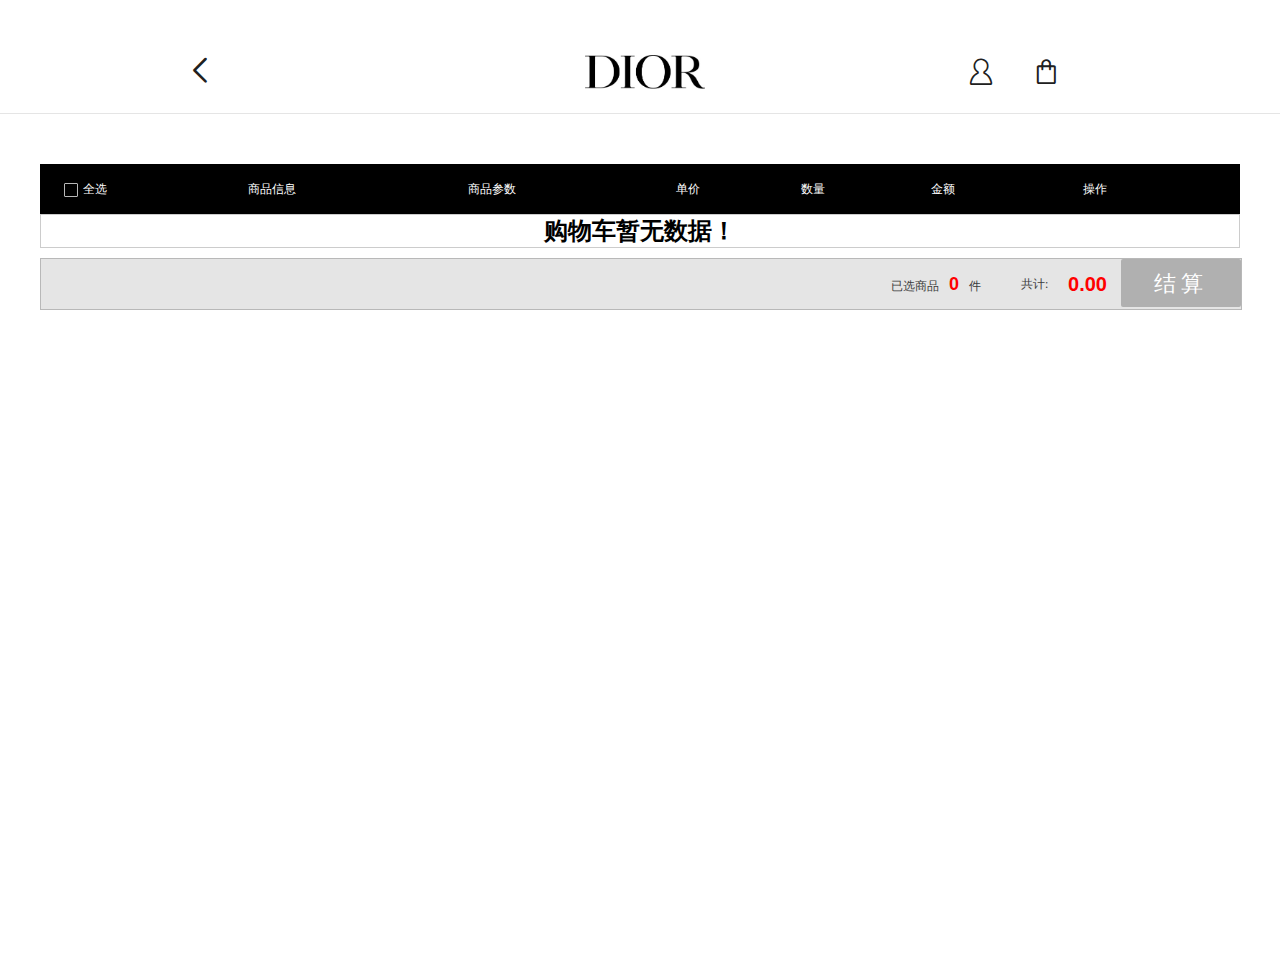
<file: html/shoppingcar.html>
<!DOCTYPE html>
<html lang="en">

<head>
    <meta charset="UTF-8">
    <meta name="viewport" content="width=device-width, initial-scale=1.0">
    <title>购物车</title>
    <link rel="stylesheet" href="../css/base.css">
    <link rel="stylesheet" href="../css/shoppingcar.css">
    <link rel="stylesheet" href="../icon/header/iconfont.css">
    <link rel="stylesheet" href="../icon/login/iconfont.css">
    <link rel="stylesheet" href="../icon/header/iconfont.css">
</head>

<body>
    <header>
        <ul>
            <li>
                <a href="./index.html"><span class="iconfont">&#xe62d;</span></a>
            </li>
            <li>
                <a href="index.html"><img src="../images/diorLogo.jpg"></a>
            </li>
            <li>
                <button>
                    <a href="./login.html">
                        <span class="iconfont">&#xe66b;</span>
                    </a>
                </button>
                <button>
                    <a href="./shoppingcar.html"><span class="iconfont">&#xe604;</span></a>
                </button>
            </li>
        </ul>
    </header>

    <section class="cartMain">
        <div class="cartMain_hd">
            <ul class="order_lists cartTop">
                <li class="list_chk">
                    <input type="checkbox" id="all" class="whole_check">
                    <label for="all"></label>
                    全选
                </li>
                <li class="list_con">商品信息</li>
                <li class="list_info">商品参数</li>
                <li class="list_price">单价</li>
                <li class="list_amount">数量</li>
                <li class="list_sum">金额</li>
                <li class="list_op">操作</li>
            </ul>
        </div>

        <div class="cartBox">
            <div class="order_content">
                
            </div>
        </div>

        <div class="bar-wrapper">
            <div class="bar-right">
                <div class="piece">已选商品<strong class="piece_num">0</strong>件</div>
                <div class="totalMoney">共计: <strong class="total_text">0.00</strong></div>
                <div class="calBtn"><a href="javascript:;">结算</a></div>
            </div>
        </div>
    </section>

    <section class="my_model">
        <p class="title">删除宝贝<span class="closeModel">X</span></p>
        <p>您确认要删除该宝贝吗？</p>
        <div class="opBtn">
            <a href="javascript:;" class="dialog-sure">确定</a><a href="javascript:;" class="dialog-close">关闭</a>
        </div>
    </section>

    <script src="../js/jquery-3.5.1.min.js"></script>
    <!-- <script src="../js/shoppingcar.js"></script> -->
    <script src="../js/shoppingcar_01.js"></script>
    
</body>

</html>
</file>
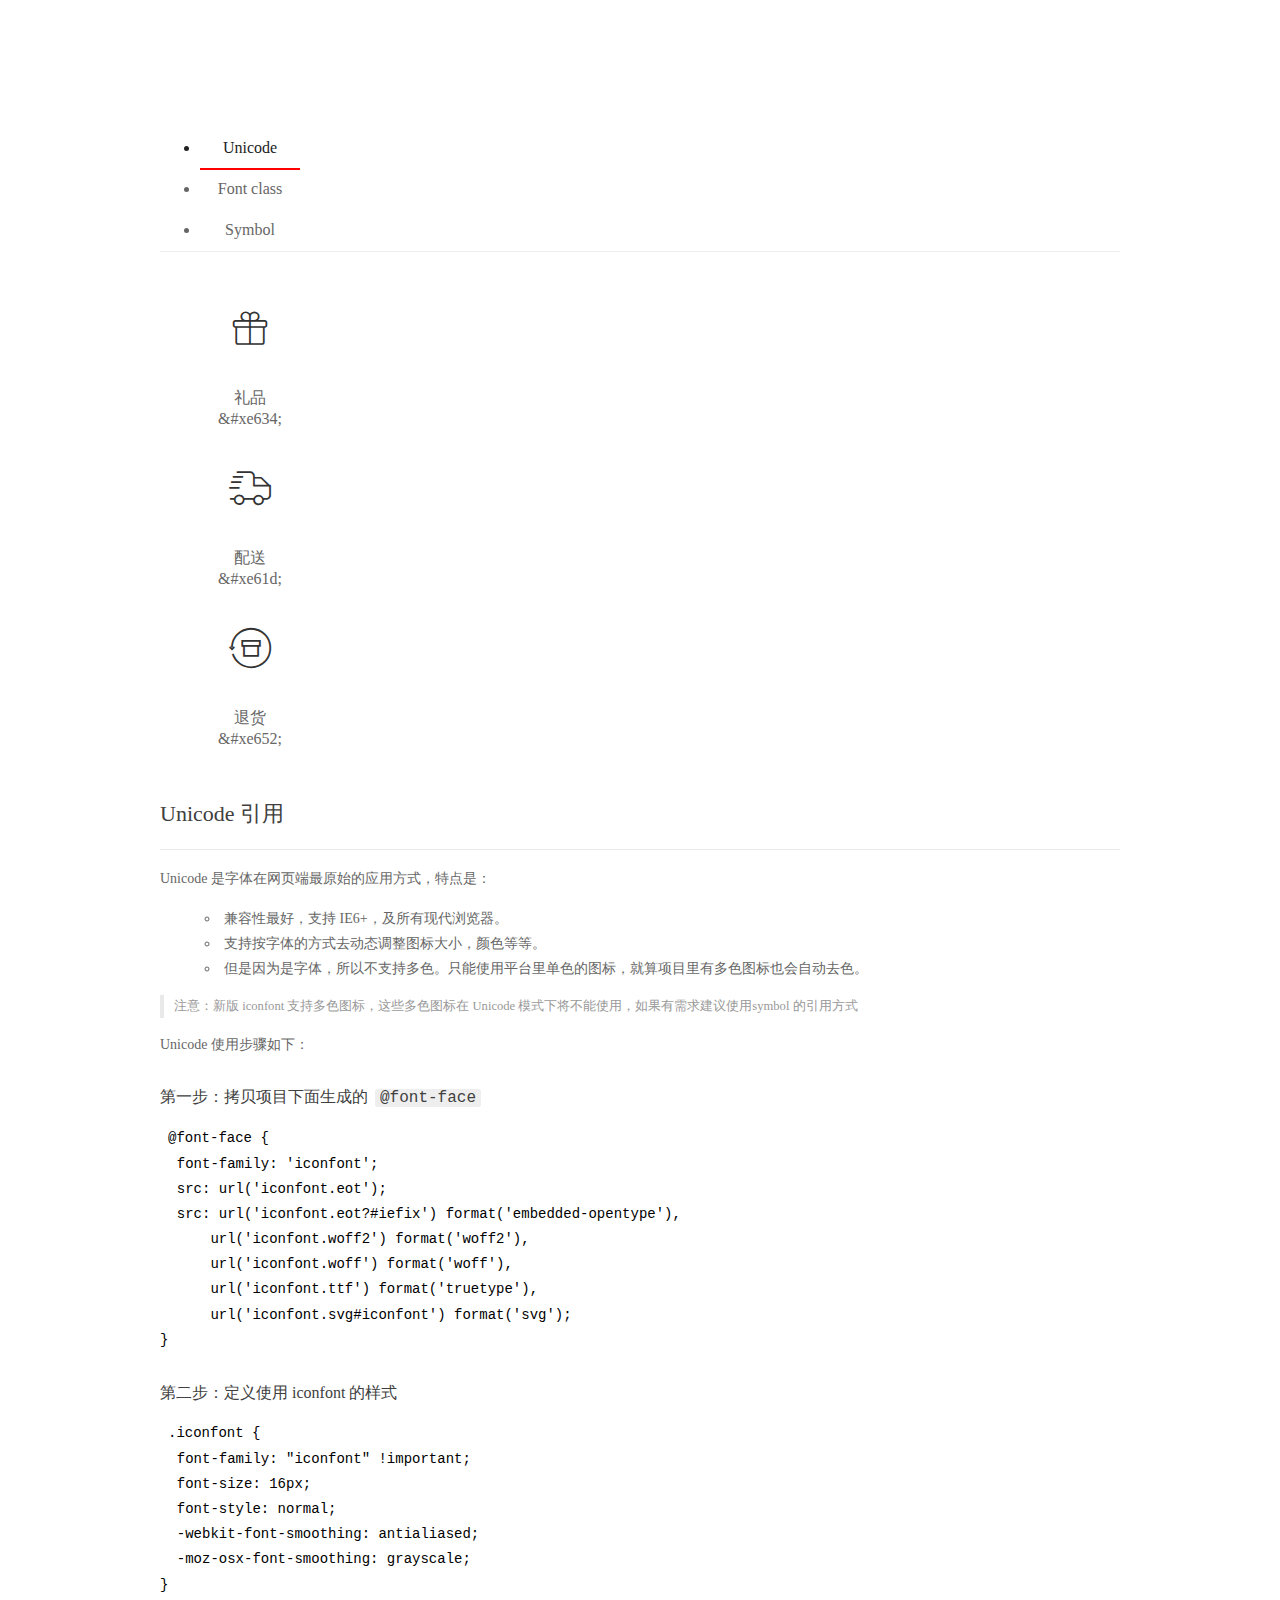
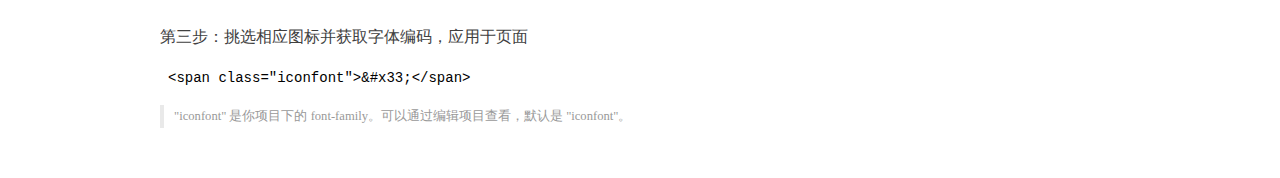
<file: icon/footer/demo_index.html>
<!DOCTYPE html>
<html>
<head>
  <meta charset="utf-8"/>
  <title>IconFont Demo</title>
  <link rel="shortcut icon" href="https://img.alicdn.com/tps/i4/TB1_oz6GVXXXXaFXpXXJDFnIXXX-64-64.ico" type="image/x-icon"/>
  <link rel="stylesheet" href="https://g.alicdn.com/thx/cube/1.3.2/cube.min.css">
  <link rel="stylesheet" href="demo.css">
  <link rel="stylesheet" href="iconfont.css">
  <script src="iconfont.js"></script>
  <!-- jQuery -->
  <script src="https://a1.alicdn.com/oss/uploads/2018/12/26/7bfddb60-08e8-11e9-9b04-53e73bb6408b.js"></script>
  <!-- 代码高亮 -->
  <script src="https://a1.alicdn.com/oss/uploads/2018/12/26/a3f714d0-08e6-11e9-8a15-ebf944d7534c.js"></script>
</head>
<body>
  <div class="main">
    <h1 class="logo"><a href="https://www.iconfont.cn/" title="iconfont 首页" target="_blank">&#xe86b;</a></h1>
    <div class="nav-tabs">
      <ul id="tabs" class="dib-box">
        <li class="dib active"><span>Unicode</span></li>
        <li class="dib"><span>Font class</span></li>
        <li class="dib"><span>Symbol</span></li>
      </ul>
      
    </div>
    <div class="tab-container">
      <div class="content unicode" style="display: block;">
          <ul class="icon_lists dib-box">
          
            <li class="dib">
              <span class="icon iconfont">&#xe634;</span>
                <div class="name">礼品</div>
                <div class="code-name">&amp;#xe634;</div>
              </li>
          
            <li class="dib">
              <span class="icon iconfont">&#xe61d;</span>
                <div class="name">配送</div>
                <div class="code-name">&amp;#xe61d;</div>
              </li>
          
            <li class="dib">
              <span class="icon iconfont">&#xe652;</span>
                <div class="name">退货</div>
                <div class="code-name">&amp;#xe652;</div>
              </li>
          
          </ul>
          <div class="article markdown">
          <h2 id="unicode-">Unicode 引用</h2>
          <hr>

          <p>Unicode 是字体在网页端最原始的应用方式，特点是：</p>
          <ul>
            <li>兼容性最好，支持 IE6+，及所有现代浏览器。</li>
            <li>支持按字体的方式去动态调整图标大小，颜色等等。</li>
            <li>但是因为是字体，所以不支持多色。只能使用平台里单色的图标，就算项目里有多色图标也会自动去色。</li>
          </ul>
          <blockquote>
            <p>注意：新版 iconfont 支持多色图标，这些多色图标在 Unicode 模式下将不能使用，如果有需求建议使用symbol 的引用方式</p>
          </blockquote>
          <p>Unicode 使用步骤如下：</p>
          <h3 id="-font-face">第一步：拷贝项目下面生成的 <code>@font-face</code></h3>
<pre><code class="language-css"
>@font-face {
  font-family: 'iconfont';
  src: url('iconfont.eot');
  src: url('iconfont.eot?#iefix') format('embedded-opentype'),
      url('iconfont.woff2') format('woff2'),
      url('iconfont.woff') format('woff'),
      url('iconfont.ttf') format('truetype'),
      url('iconfont.svg#iconfont') format('svg');
}
</code></pre>
          <h3 id="-iconfont-">第二步：定义使用 iconfont 的样式</h3>
<pre><code class="language-css"
>.iconfont {
  font-family: "iconfont" !important;
  font-size: 16px;
  font-style: normal;
  -webkit-font-smoothing: antialiased;
  -moz-osx-font-smoothing: grayscale;
}
</code></pre>
          <h3 id="-">第三步：挑选相应图标并获取字体编码，应用于页面</h3>
<pre>
<code class="language-html"
>&lt;span class="iconfont"&gt;&amp;#x33;&lt;/span&gt;
</code></pre>
          <blockquote>
            <p>"iconfont" 是你项目下的 font-family。可以通过编辑项目查看，默认是 "iconfont"。</p>
          </blockquote>
          </div>
      </div>
      <div class="content font-class">
        <ul class="icon_lists dib-box">
          
          <li class="dib">
            <span class="icon iconfont icon-lipin"></span>
            <div class="name">
              礼品
            </div>
            <div class="code-name">.icon-lipin
            </div>
          </li>
          
          <li class="dib">
            <span class="icon iconfont icon-peisong"></span>
            <div class="name">
              配送
            </div>
            <div class="code-name">.icon-peisong
            </div>
          </li>
          
          <li class="dib">
            <span class="icon iconfont icon-tuihuo"></span>
            <div class="name">
              退货
            </div>
            <div class="code-name">.icon-tuihuo
            </div>
          </li>
          
        </ul>
        <div class="article markdown">
        <h2 id="font-class-">font-class 引用</h2>
        <hr>

        <p>font-class 是 Unicode 使用方式的一种变种，主要是解决 Unicode 书写不直观，语意不明确的问题。</p>
        <p>与 Unicode 使用方式相比，具有如下特点：</p>
        <ul>
          <li>兼容性良好，支持 IE8+，及所有现代浏览器。</li>
          <li>相比于 Unicode 语意明确，书写更直观。可以很容易分辨这个 icon 是什么。</li>
          <li>因为使用 class 来定义图标，所以当要替换图标时，只需要修改 class 里面的 Unicode 引用。</li>
          <li>不过因为本质上还是使用的字体，所以多色图标还是不支持的。</li>
        </ul>
        <p>使用步骤如下：</p>
        <h3 id="-fontclass-">第一步：引入项目下面生成的 fontclass 代码：</h3>
<pre><code class="language-html">&lt;link rel="stylesheet" href="./iconfont.css"&gt;
</code></pre>
        <h3 id="-">第二步：挑选相应图标并获取类名，应用于页面：</h3>
<pre><code class="language-html">&lt;span class="iconfont icon-xxx"&gt;&lt;/span&gt;
</code></pre>
        <blockquote>
          <p>"
            iconfont" 是你项目下的 font-family。可以通过编辑项目查看，默认是 "iconfont"。</p>
        </blockquote>
      </div>
      </div>
      <div class="content symbol">
          <ul class="icon_lists dib-box">
          
            <li class="dib">
                <svg class="icon svg-icon" aria-hidden="true">
                  <use xlink:href="#icon-lipin"></use>
                </svg>
                <div class="name">礼品</div>
                <div class="code-name">#icon-lipin</div>
            </li>
          
            <li class="dib">
                <svg class="icon svg-icon" aria-hidden="true">
                  <use xlink:href="#icon-peisong"></use>
                </svg>
                <div class="name">配送</div>
                <div class="code-name">#icon-peisong</div>
            </li>
          
            <li class="dib">
                <svg class="icon svg-icon" aria-hidden="true">
                  <use xlink:href="#icon-tuihuo"></use>
                </svg>
                <div class="name">退货</div>
                <div class="code-name">#icon-tuihuo</div>
            </li>
          
          </ul>
          <div class="article markdown">
          <h2 id="symbol-">Symbol 引用</h2>
          <hr>

          <p>这是一种全新的使用方式，应该说这才是未来的主流，也是平台目前推荐的用法。相关介绍可以参考这篇<a href="">文章</a>
            这种用法其实是做了一个 SVG 的集合，与另外两种相比具有如下特点：</p>
          <ul>
            <li>支持多色图标了，不再受单色限制。</li>
            <li>通过一些技巧，支持像字体那样，通过 <code>font-size</code>, <code>color</code> 来调整样式。</li>
            <li>兼容性较差，支持 IE9+，及现代浏览器。</li>
            <li>浏览器渲染 SVG 的性能一般，还不如 png。</li>
          </ul>
          <p>使用步骤如下：</p>
          <h3 id="-symbol-">第一步：引入项目下面生成的 symbol 代码：</h3>
<pre><code class="language-html">&lt;script src="./iconfont.js"&gt;&lt;/script&gt;
</code></pre>
          <h3 id="-css-">第二步：加入通用 CSS 代码（引入一次就行）：</h3>
<pre><code class="language-html">&lt;style&gt;
.icon {
  width: 1em;
  height: 1em;
  vertical-align: -0.15em;
  fill: currentColor;
  overflow: hidden;
}
&lt;/style&gt;
</code></pre>
          <h3 id="-">第三步：挑选相应图标并获取类名，应用于页面：</h3>
<pre><code class="language-html">&lt;svg class="icon" aria-hidden="true"&gt;
  &lt;use xlink:href="#icon-xxx"&gt;&lt;/use&gt;
&lt;/svg&gt;
</code></pre>
          </div>
      </div>

    </div>
  </div>
  <script>
  $(document).ready(function () {
      $('.tab-container .content:first').show()

      $('#tabs li').click(function (e) {
        var tabContent = $('.tab-container .content')
        var index = $(this).index()

        if ($(this).hasClass('active')) {
          return
        } else {
          $('#tabs li').removeClass('active')
          $(this).addClass('active')

          tabContent.hide().eq(index).fadeIn()
        }
      })
    })
  </script>
</body>
</html>
</file>
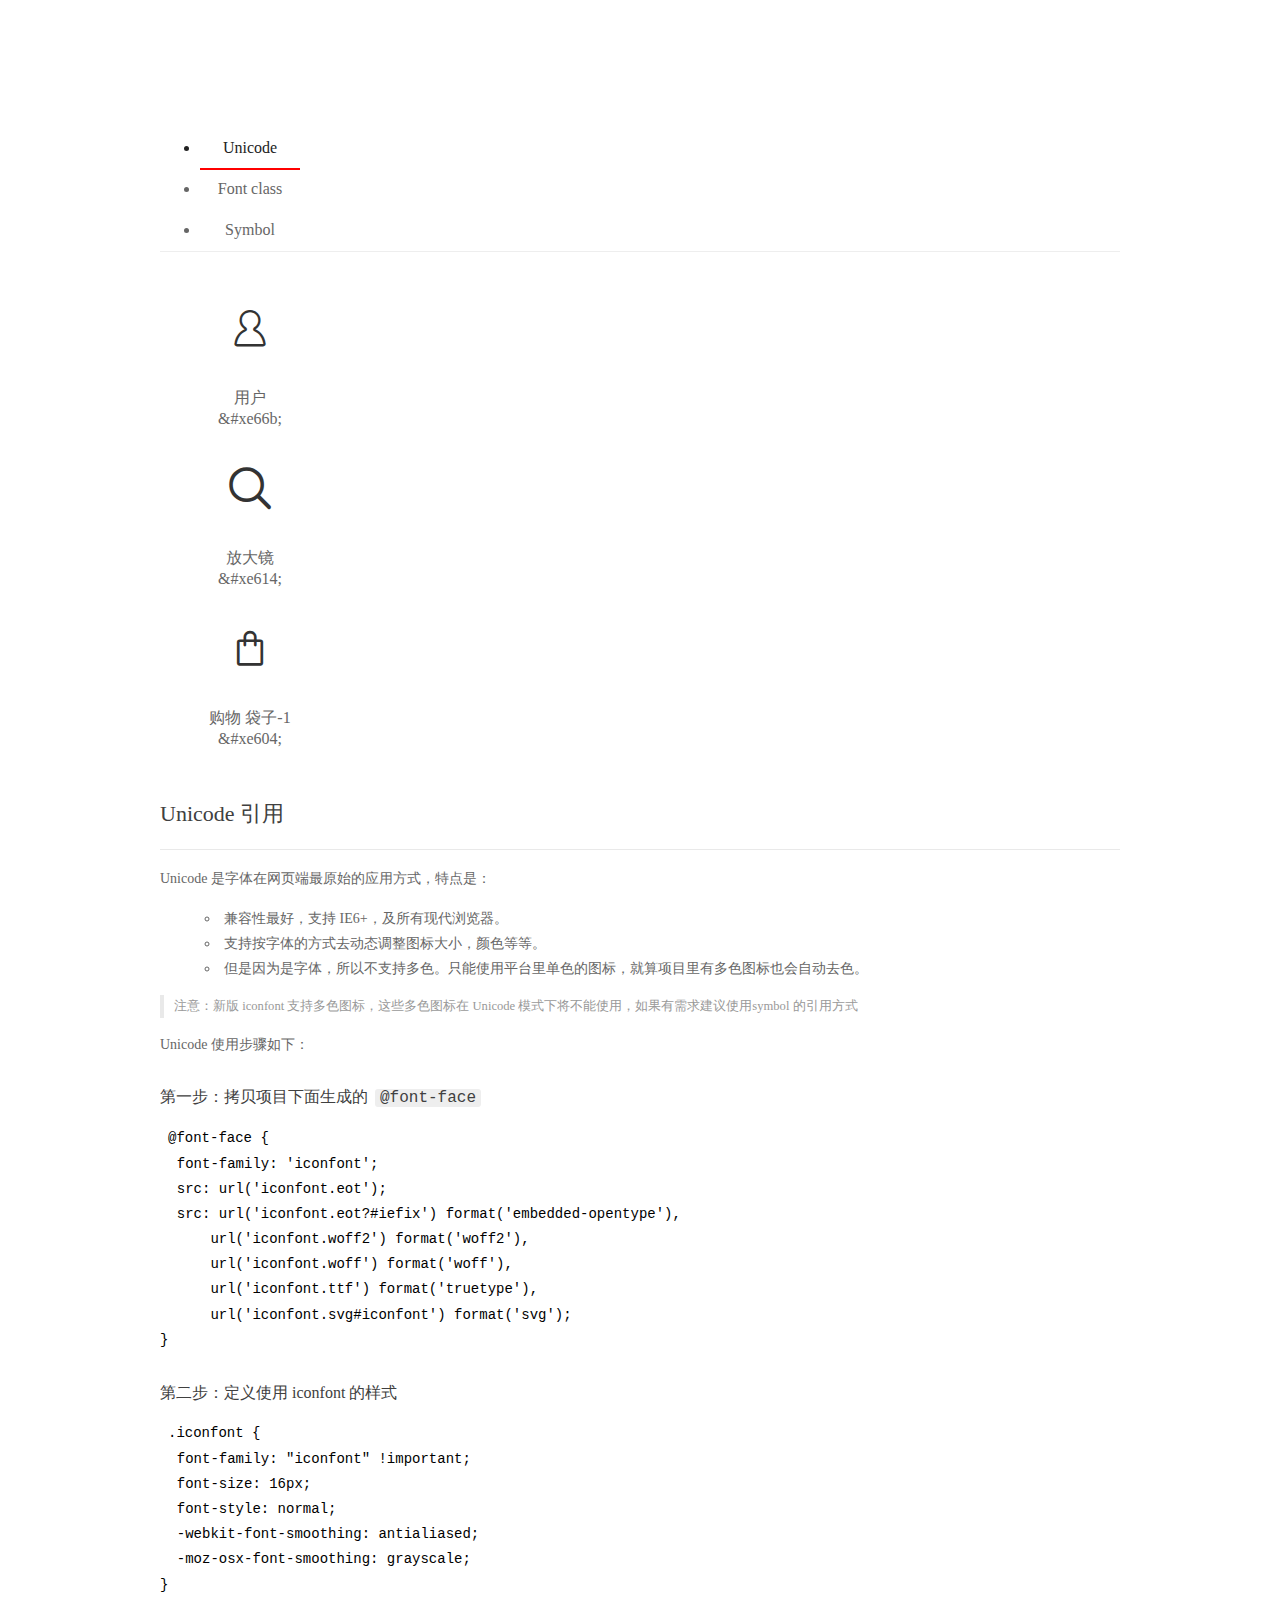
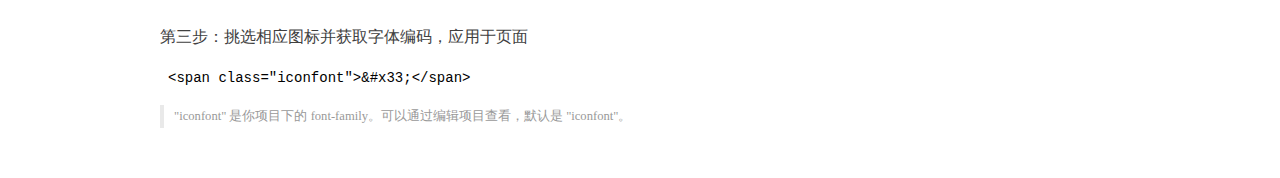
<file: icon/header/demo_index.html>
<!DOCTYPE html>
<html>
<head>
  <meta charset="utf-8"/>
  <title>IconFont Demo</title>
  <link rel="shortcut icon" href="https://img.alicdn.com/tps/i4/TB1_oz6GVXXXXaFXpXXJDFnIXXX-64-64.ico" type="image/x-icon"/>
  <link rel="stylesheet" href="https://g.alicdn.com/thx/cube/1.3.2/cube.min.css">
  <link rel="stylesheet" href="demo.css">
  <link rel="stylesheet" href="iconfont.css">
  <script src="iconfont.js"></script>
  <!-- jQuery -->
  <script src="https://a1.alicdn.com/oss/uploads/2018/12/26/7bfddb60-08e8-11e9-9b04-53e73bb6408b.js"></script>
  <!-- 代码高亮 -->
  <script src="https://a1.alicdn.com/oss/uploads/2018/12/26/a3f714d0-08e6-11e9-8a15-ebf944d7534c.js"></script>
</head>
<body>
  <div class="main">
    <h1 class="logo"><a href="https://www.iconfont.cn/" title="iconfont 首页" target="_blank">&#xe86b;</a></h1>
    <div class="nav-tabs">
      <ul id="tabs" class="dib-box">
        <li class="dib active"><span>Unicode</span></li>
        <li class="dib"><span>Font class</span></li>
        <li class="dib"><span>Symbol</span></li>
      </ul>
      
    </div>
    <div class="tab-container">
      <div class="content unicode" style="display: block;">
          <ul class="icon_lists dib-box">
          
            <li class="dib">
              <span class="icon iconfont">&#xe66b;</span>
                <div class="name">用户</div>
                <div class="code-name">&amp;#xe66b;</div>
              </li>
          
            <li class="dib">
              <span class="icon iconfont">&#xe614;</span>
                <div class="name">放大镜</div>
                <div class="code-name">&amp;#xe614;</div>
              </li>
          
            <li class="dib">
              <span class="icon iconfont">&#xe604;</span>
                <div class="name">购物 袋子-1</div>
                <div class="code-name">&amp;#xe604;</div>
              </li>
          
          </ul>
          <div class="article markdown">
          <h2 id="unicode-">Unicode 引用</h2>
          <hr>

          <p>Unicode 是字体在网页端最原始的应用方式，特点是：</p>
          <ul>
            <li>兼容性最好，支持 IE6+，及所有现代浏览器。</li>
            <li>支持按字体的方式去动态调整图标大小，颜色等等。</li>
            <li>但是因为是字体，所以不支持多色。只能使用平台里单色的图标，就算项目里有多色图标也会自动去色。</li>
          </ul>
          <blockquote>
            <p>注意：新版 iconfont 支持多色图标，这些多色图标在 Unicode 模式下将不能使用，如果有需求建议使用symbol 的引用方式</p>
          </blockquote>
          <p>Unicode 使用步骤如下：</p>
          <h3 id="-font-face">第一步：拷贝项目下面生成的 <code>@font-face</code></h3>
<pre><code class="language-css"
>@font-face {
  font-family: 'iconfont';
  src: url('iconfont.eot');
  src: url('iconfont.eot?#iefix') format('embedded-opentype'),
      url('iconfont.woff2') format('woff2'),
      url('iconfont.woff') format('woff'),
      url('iconfont.ttf') format('truetype'),
      url('iconfont.svg#iconfont') format('svg');
}
</code></pre>
          <h3 id="-iconfont-">第二步：定义使用 iconfont 的样式</h3>
<pre><code class="language-css"
>.iconfont {
  font-family: "iconfont" !important;
  font-size: 16px;
  font-style: normal;
  -webkit-font-smoothing: antialiased;
  -moz-osx-font-smoothing: grayscale;
}
</code></pre>
          <h3 id="-">第三步：挑选相应图标并获取字体编码，应用于页面</h3>
<pre>
<code class="language-html"
>&lt;span class="iconfont"&gt;&amp;#x33;&lt;/span&gt;
</code></pre>
          <blockquote>
            <p>"iconfont" 是你项目下的 font-family。可以通过编辑项目查看，默认是 "iconfont"。</p>
          </blockquote>
          </div>
      </div>
      <div class="content font-class">
        <ul class="icon_lists dib-box">
          
          <li class="dib">
            <span class="icon iconfont icon-yonghu"></span>
            <div class="name">
              用户
            </div>
            <div class="code-name">.icon-yonghu
            </div>
          </li>
          
          <li class="dib">
            <span class="icon iconfont icon-fangdajing"></span>
            <div class="name">
              放大镜
            </div>
            <div class="code-name">.icon-fangdajing
            </div>
          </li>
          
          <li class="dib">
            <span class="icon iconfont icon-gouwudaizi-"></span>
            <div class="name">
              购物 袋子-1
            </div>
            <div class="code-name">.icon-gouwudaizi-
            </div>
          </li>
          
        </ul>
        <div class="article markdown">
        <h2 id="font-class-">font-class 引用</h2>
        <hr>

        <p>font-class 是 Unicode 使用方式的一种变种，主要是解决 Unicode 书写不直观，语意不明确的问题。</p>
        <p>与 Unicode 使用方式相比，具有如下特点：</p>
        <ul>
          <li>兼容性良好，支持 IE8+，及所有现代浏览器。</li>
          <li>相比于 Unicode 语意明确，书写更直观。可以很容易分辨这个 icon 是什么。</li>
          <li>因为使用 class 来定义图标，所以当要替换图标时，只需要修改 class 里面的 Unicode 引用。</li>
          <li>不过因为本质上还是使用的字体，所以多色图标还是不支持的。</li>
        </ul>
        <p>使用步骤如下：</p>
        <h3 id="-fontclass-">第一步：引入项目下面生成的 fontclass 代码：</h3>
<pre><code class="language-html">&lt;link rel="stylesheet" href="./iconfont.css"&gt;
</code></pre>
        <h3 id="-">第二步：挑选相应图标并获取类名，应用于页面：</h3>
<pre><code class="language-html">&lt;span class="iconfont icon-xxx"&gt;&lt;/span&gt;
</code></pre>
        <blockquote>
          <p>"
            iconfont" 是你项目下的 font-family。可以通过编辑项目查看，默认是 "iconfont"。</p>
        </blockquote>
      </div>
      </div>
      <div class="content symbol">
          <ul class="icon_lists dib-box">
          
            <li class="dib">
                <svg class="icon svg-icon" aria-hidden="true">
                  <use xlink:href="#icon-yonghu"></use>
                </svg>
                <div class="name">用户</div>
                <div class="code-name">#icon-yonghu</div>
            </li>
          
            <li class="dib">
                <svg class="icon svg-icon" aria-hidden="true">
                  <use xlink:href="#icon-fangdajing"></use>
                </svg>
                <div class="name">放大镜</div>
                <div class="code-name">#icon-fangdajing</div>
            </li>
          
            <li class="dib">
                <svg class="icon svg-icon" aria-hidden="true">
                  <use xlink:href="#icon-gouwudaizi-"></use>
                </svg>
                <div class="name">购物 袋子-1</div>
                <div class="code-name">#icon-gouwudaizi-</div>
            </li>
          
          </ul>
          <div class="article markdown">
          <h2 id="symbol-">Symbol 引用</h2>
          <hr>

          <p>这是一种全新的使用方式，应该说这才是未来的主流，也是平台目前推荐的用法。相关介绍可以参考这篇<a href="">文章</a>
            这种用法其实是做了一个 SVG 的集合，与另外两种相比具有如下特点：</p>
          <ul>
            <li>支持多色图标了，不再受单色限制。</li>
            <li>通过一些技巧，支持像字体那样，通过 <code>font-size</code>, <code>color</code> 来调整样式。</li>
            <li>兼容性较差，支持 IE9+，及现代浏览器。</li>
            <li>浏览器渲染 SVG 的性能一般，还不如 png。</li>
          </ul>
          <p>使用步骤如下：</p>
          <h3 id="-symbol-">第一步：引入项目下面生成的 symbol 代码：</h3>
<pre><code class="language-html">&lt;script src="./iconfont.js"&gt;&lt;/script&gt;
</code></pre>
          <h3 id="-css-">第二步：加入通用 CSS 代码（引入一次就行）：</h3>
<pre><code class="language-html">&lt;style&gt;
.icon {
  width: 1em;
  height: 1em;
  vertical-align: -0.15em;
  fill: currentColor;
  overflow: hidden;
}
&lt;/style&gt;
</code></pre>
          <h3 id="-">第三步：挑选相应图标并获取类名，应用于页面：</h3>
<pre><code class="language-html">&lt;svg class="icon" aria-hidden="true"&gt;
  &lt;use xlink:href="#icon-xxx"&gt;&lt;/use&gt;
&lt;/svg&gt;
</code></pre>
          </div>
      </div>

    </div>
  </div>
  <script>
  $(document).ready(function () {
      $('.tab-container .content:first').show()

      $('#tabs li').click(function (e) {
        var tabContent = $('.tab-container .content')
        var index = $(this).index()

        if ($(this).hasClass('active')) {
          return
        } else {
          $('#tabs li').removeClass('active')
          $(this).addClass('active')

          tabContent.hide().eq(index).fadeIn()
        }
      })
    })
  </script>
</body>
</html>
</file>
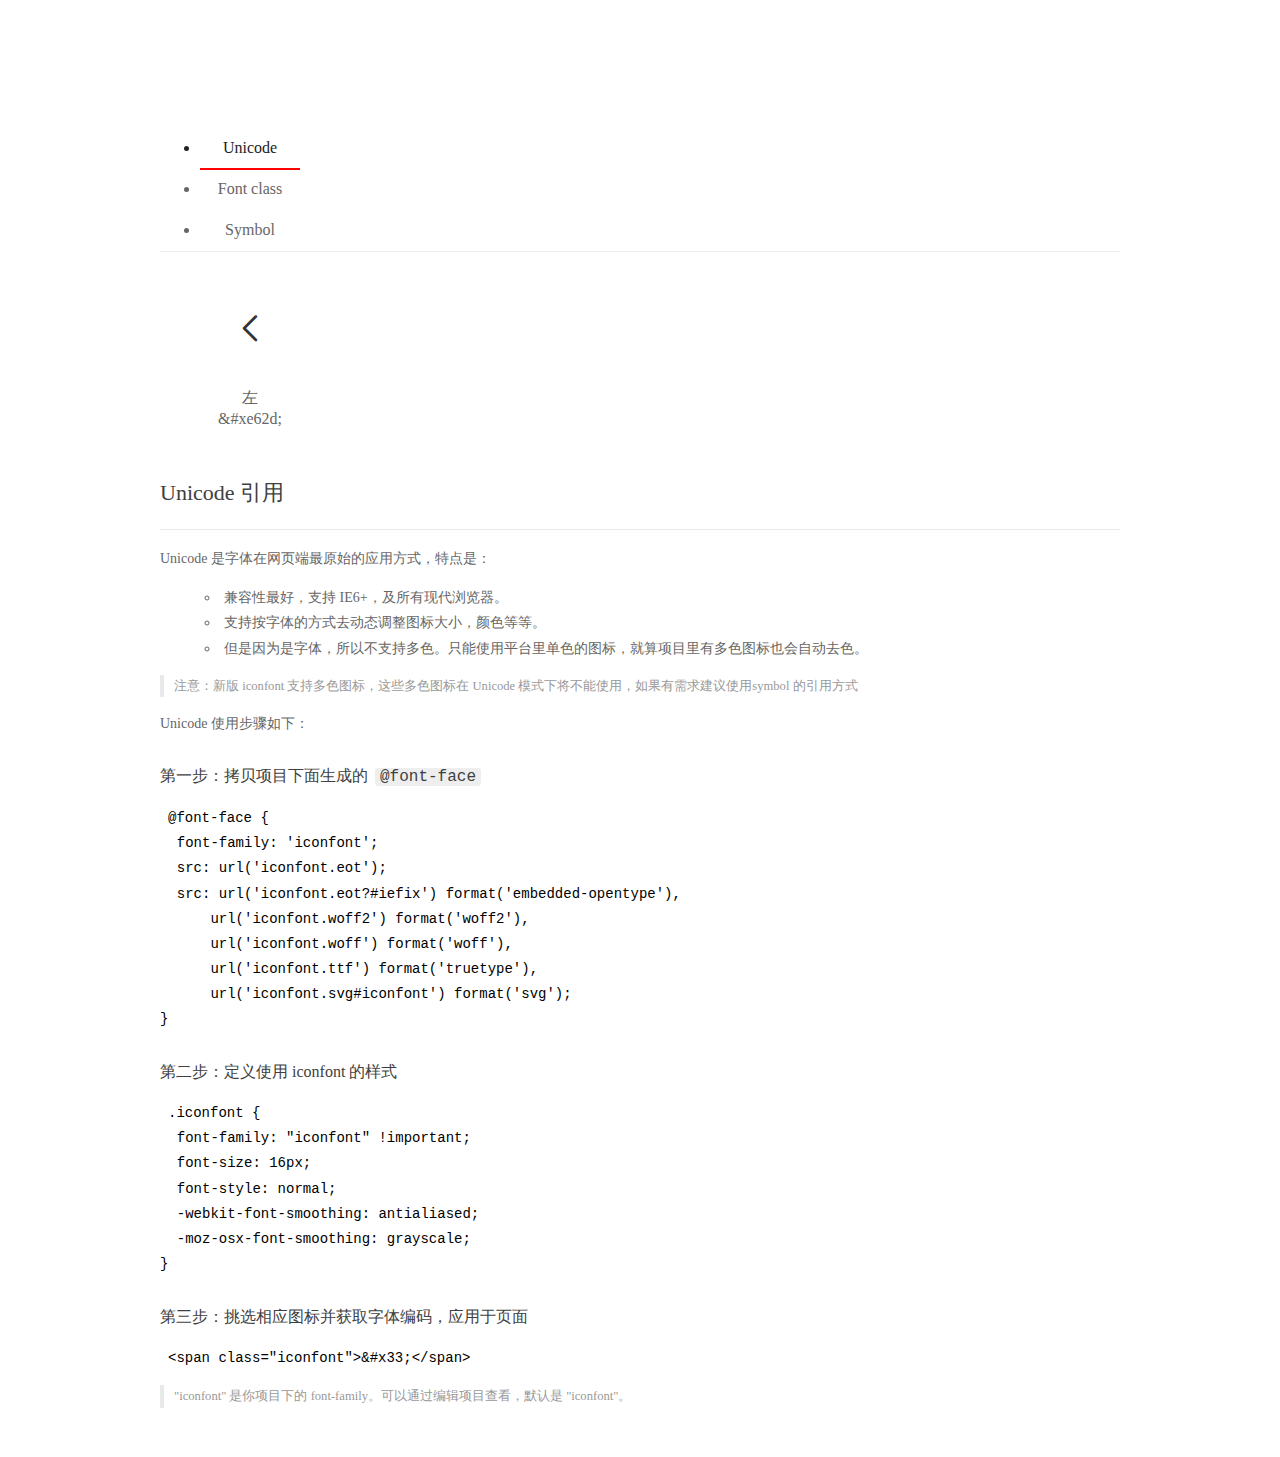
<file: icon/login/demo_index.html>
<!DOCTYPE html>
<html>
<head>
  <meta charset="utf-8"/>
  <title>IconFont Demo</title>
  <link rel="shortcut icon" href="https://img.alicdn.com/tps/i4/TB1_oz6GVXXXXaFXpXXJDFnIXXX-64-64.ico" type="image/x-icon"/>
  <link rel="stylesheet" href="https://g.alicdn.com/thx/cube/1.3.2/cube.min.css">
  <link rel="stylesheet" href="demo.css">
  <link rel="stylesheet" href="iconfont.css">
  <script src="iconfont.js"></script>
  <!-- jQuery -->
  <script src="https://a1.alicdn.com/oss/uploads/2018/12/26/7bfddb60-08e8-11e9-9b04-53e73bb6408b.js"></script>
  <!-- 代码高亮 -->
  <script src="https://a1.alicdn.com/oss/uploads/2018/12/26/a3f714d0-08e6-11e9-8a15-ebf944d7534c.js"></script>
</head>
<body>
  <div class="main">
    <h1 class="logo"><a href="https://www.iconfont.cn/" title="iconfont 首页" target="_blank">&#xe86b;</a></h1>
    <div class="nav-tabs">
      <ul id="tabs" class="dib-box">
        <li class="dib active"><span>Unicode</span></li>
        <li class="dib"><span>Font class</span></li>
        <li class="dib"><span>Symbol</span></li>
      </ul>
      
    </div>
    <div class="tab-container">
      <div class="content unicode" style="display: block;">
          <ul class="icon_lists dib-box">
          
            <li class="dib">
              <span class="icon iconfont">&#xe62d;</span>
                <div class="name">左</div>
                <div class="code-name">&amp;#xe62d;</div>
              </li>
          
          </ul>
          <div class="article markdown">
          <h2 id="unicode-">Unicode 引用</h2>
          <hr>

          <p>Unicode 是字体在网页端最原始的应用方式，特点是：</p>
          <ul>
            <li>兼容性最好，支持 IE6+，及所有现代浏览器。</li>
            <li>支持按字体的方式去动态调整图标大小，颜色等等。</li>
            <li>但是因为是字体，所以不支持多色。只能使用平台里单色的图标，就算项目里有多色图标也会自动去色。</li>
          </ul>
          <blockquote>
            <p>注意：新版 iconfont 支持多色图标，这些多色图标在 Unicode 模式下将不能使用，如果有需求建议使用symbol 的引用方式</p>
          </blockquote>
          <p>Unicode 使用步骤如下：</p>
          <h3 id="-font-face">第一步：拷贝项目下面生成的 <code>@font-face</code></h3>
<pre><code class="language-css"
>@font-face {
  font-family: 'iconfont';
  src: url('iconfont.eot');
  src: url('iconfont.eot?#iefix') format('embedded-opentype'),
      url('iconfont.woff2') format('woff2'),
      url('iconfont.woff') format('woff'),
      url('iconfont.ttf') format('truetype'),
      url('iconfont.svg#iconfont') format('svg');
}
</code></pre>
          <h3 id="-iconfont-">第二步：定义使用 iconfont 的样式</h3>
<pre><code class="language-css"
>.iconfont {
  font-family: "iconfont" !important;
  font-size: 16px;
  font-style: normal;
  -webkit-font-smoothing: antialiased;
  -moz-osx-font-smoothing: grayscale;
}
</code></pre>
          <h3 id="-">第三步：挑选相应图标并获取字体编码，应用于页面</h3>
<pre>
<code class="language-html"
>&lt;span class="iconfont"&gt;&amp;#x33;&lt;/span&gt;
</code></pre>
          <blockquote>
            <p>"iconfont" 是你项目下的 font-family。可以通过编辑项目查看，默认是 "iconfont"。</p>
          </blockquote>
          </div>
      </div>
      <div class="content font-class">
        <ul class="icon_lists dib-box">
          
          <li class="dib">
            <span class="icon iconfont icon-zuo"></span>
            <div class="name">
              左
            </div>
            <div class="code-name">.icon-zuo
            </div>
          </li>
          
        </ul>
        <div class="article markdown">
        <h2 id="font-class-">font-class 引用</h2>
        <hr>

        <p>font-class 是 Unicode 使用方式的一种变种，主要是解决 Unicode 书写不直观，语意不明确的问题。</p>
        <p>与 Unicode 使用方式相比，具有如下特点：</p>
        <ul>
          <li>兼容性良好，支持 IE8+，及所有现代浏览器。</li>
          <li>相比于 Unicode 语意明确，书写更直观。可以很容易分辨这个 icon 是什么。</li>
          <li>因为使用 class 来定义图标，所以当要替换图标时，只需要修改 class 里面的 Unicode 引用。</li>
          <li>不过因为本质上还是使用的字体，所以多色图标还是不支持的。</li>
        </ul>
        <p>使用步骤如下：</p>
        <h3 id="-fontclass-">第一步：引入项目下面生成的 fontclass 代码：</h3>
<pre><code class="language-html">&lt;link rel="stylesheet" href="./iconfont.css"&gt;
</code></pre>
        <h3 id="-">第二步：挑选相应图标并获取类名，应用于页面：</h3>
<pre><code class="language-html">&lt;span class="iconfont icon-xxx"&gt;&lt;/span&gt;
</code></pre>
        <blockquote>
          <p>"
            iconfont" 是你项目下的 font-family。可以通过编辑项目查看，默认是 "iconfont"。</p>
        </blockquote>
      </div>
      </div>
      <div class="content symbol">
          <ul class="icon_lists dib-box">
          
            <li class="dib">
                <svg class="icon svg-icon" aria-hidden="true">
                  <use xlink:href="#icon-zuo"></use>
                </svg>
                <div class="name">左</div>
                <div class="code-name">#icon-zuo</div>
            </li>
          
          </ul>
          <div class="article markdown">
          <h2 id="symbol-">Symbol 引用</h2>
          <hr>

          <p>这是一种全新的使用方式，应该说这才是未来的主流，也是平台目前推荐的用法。相关介绍可以参考这篇<a href="">文章</a>
            这种用法其实是做了一个 SVG 的集合，与另外两种相比具有如下特点：</p>
          <ul>
            <li>支持多色图标了，不再受单色限制。</li>
            <li>通过一些技巧，支持像字体那样，通过 <code>font-size</code>, <code>color</code> 来调整样式。</li>
            <li>兼容性较差，支持 IE9+，及现代浏览器。</li>
            <li>浏览器渲染 SVG 的性能一般，还不如 png。</li>
          </ul>
          <p>使用步骤如下：</p>
          <h3 id="-symbol-">第一步：引入项目下面生成的 symbol 代码：</h3>
<pre><code class="language-html">&lt;script src="./iconfont.js"&gt;&lt;/script&gt;
</code></pre>
          <h3 id="-css-">第二步：加入通用 CSS 代码（引入一次就行）：</h3>
<pre><code class="language-html">&lt;style&gt;
.icon {
  width: 1em;
  height: 1em;
  vertical-align: -0.15em;
  fill: currentColor;
  overflow: hidden;
}
&lt;/style&gt;
</code></pre>
          <h3 id="-">第三步：挑选相应图标并获取类名，应用于页面：</h3>
<pre><code class="language-html">&lt;svg class="icon" aria-hidden="true"&gt;
  &lt;use xlink:href="#icon-xxx"&gt;&lt;/use&gt;
&lt;/svg&gt;
</code></pre>
          </div>
      </div>

    </div>
  </div>
  <script>
  $(document).ready(function () {
      $('.tab-container .content:first').show()

      $('#tabs li').click(function (e) {
        var tabContent = $('.tab-container .content')
        var index = $(this).index()

        if ($(this).hasClass('active')) {
          return
        } else {
          $('#tabs li').removeClass('active')
          $(this).addClass('active')

          tabContent.hide().eq(index).fadeIn()
        }
      })
    })
  </script>
</body>
</html>
</file>
<file: css/header.css>
/* ---------- header ---------- */

header{
    width: 1309px;
    height: 80px;
    margin: 0 auto;
}
header ul{
    height: 80px;
    width: 100%;
}
header ul li{
    float: left;
    width: 340px;
}
header ul li:nth-child(1) div{
    width: 275px;
    height: 42px;
    line-height: 42px;
    margin-top: 19px;
    margin-left: 34px;
    border-radius: 24px;
    border: 1px solid #757575;
    padding-left: 25px;
}
header ul li:nth-child(1) input{
    border: 0px;
    font-size: 16px;
    color:#757575;
    line-height: 42px;
}
header ul li:nth-child(1) button{
    background: none;
    border: 0;
    float: right;
    line-height: 42px;
    margin-right: 15px;
}
header ul li:nth-child(1) button span{
    font-size: 20px;
    color: #202020;
}
header ul li:nth-child(2) {
    width: 120px;
    height: 40px;
    margin-top: 25px;
    margin-left: 261px;
}
header ul li:nth-child(2) img{
    width: 120px;
    height: 34px;
    cursor: pointer;
}
header ul li:nth-child(3) {
    margin-top: 25px;
    width: 140px;
    float: right;
}
header ul li:nth-child(3) button{
    background: none;
    border: 0;
}
header ul li:nth-child(3) button:focus{
    outline: none;
}
header ul li:nth-child(3) button span{
    font-size: 30px;
    color: #202020;
    cursor: pointer;
    margin-right: 20px;
}
</file>
<file: css/nav.css>
/* ---------- nav ---------- */

@charset "utf-8";
	* {
	margin: 0;
	padding: 0;
	font-family: 微软雅黑
}
body {
	min-width: 1200px;
	font-size: 12px;
	overflow-x: hidden
}
table,td,tr,ul,ol,li,dl,dd,dt,p,input,form,em,p,img,h1,h2,h3,h4,h5 {
	margin: 0;
	padding: 0
}
h1 {
	color: #232323
}
div,dl,dt,dd,ul,ol,li,h1,h2,h3,h4,h5,h6,pre,code,form,fieldset,legend,input,button,textarea,blockquote,p,span {
	font-size: 12px
}
p {
	color: #686868
}
ul {
	list-style: none
}

a:hover {
	text-decoration: none;
}

nav {
	width: 1366px;
    float: right;
    border-bottom: 1px solid #e5e5e5;
}
nav ul {
    width: 780px;
    margin: 0 auto;
    height: 32px;
}
nav li {
	width: 86px;
	float: left;
    text-align: center;
    height: 32px;
    margin-top: 10px;
}
nav a {
	width: 86px;
	height: 32px;
	display: block;
    font-size: 14px;
    color: #000;
    position: relative;
}
nav ul li a:after {
    content: "";
    display: block;
    position: absolute;
    left: 50%;
    right: 50%;
    bottom: 0px;
    height: 3px;
    opacity: 0;
    background-color: #000;
    transition: all .5s;
}
nav ul li a:hover:after {
	left: 1%;
	right: 1%;
	opacity: 1;
	transition: all .5s
}
</file>
<file: css/slideshow.css>
/* ---------- slideshow ---------- */

.pb-carouselWarp {
	position: relative;
	width: 1309px;
	height: 560px;
	overflow: hidden;
	margin-left: auto;
	margin-right: auto;
	margin-top: 70px
}

.pb-carouselWarp .pb-carousel {
	position: relative;
	height: 100%
}

.pb-carouselWarp .pb-carousel li {
	display: none;
	position: absolute;
	width: 100%;
	height: 100%;
	top: 0;
	left: 0
}

.pb-carouselWarp .pb-carousel li img {
	width: 100%;
	height: 100%;
	vertical-align: middle
}

.pb-carouselWarp .pb-carousel .pb-this {
	display: block;
	left: 0
}

.pb-carouselWarp .pb-carousel-ind {
	position: absolute;
	bottom: 20px;
	left: 50%;
	transform: translateX(-50%)
}

.pb-carouselWarp .pb-carousel-ind li {
	float: left;
	width: 15px;
	height: 15px;
	border-radius: 50%;
	background-color: #ccc;
	margin: 0 5px;
	cursor: pointer
}

.pb-carouselWarp .pb-carousel-ind .pb-this {
	background-color: #000
}

.pb-carouselWarp .pb-arrow {
	position: absolute;
	top: 50%;
	margin-top: -20px;
	width: 40px;
	height: 40px;
	border-radius: 50%;
	background: #000;
	cursor: pointer;
	border: none
}

.pb-carouselWarp .pb-arrow-prev {
	left: 20px;
	background: #000 url(../images/left.jpg) no-repeat center
}

.pb-carouselWarp .pb-arrow-next {
	right: 20px;
	background: #000 url(../images/right.jpg) no-repeat center
}

.pb-carouselWarp[type=updown] .pb-carousel-ind {
	position: absolute;
	width: 15px;
	top: 50%;
	left: auto;
	bottom: auto;
	right: 20px;
	transform: translateY(-50%)
}

.pb-carouselWarp[type=updown] .pb-carousel-ind li {
	float: none;
	width: 15px;
	height: 15px;
	border-radius: 50%;
	background-color: #ccc;
	margin: 5px 0
}

.pb-carouselWarp[type=updown] .pb-carousel-ind .pb-this {
	background-color: #000
}

.pb-carouselWarp[type=updown] .pb-arrow {
	position: absolute;
	left: 50%;
	top: 0;
	margin-left: -20px;
	margin-top: 0;
	width: 40px;
	height: 40px;
	border-radius: 50%;
	color: #fff;
	text-align: center;
	line-height: 40px;
	cursor: pointer
}

.pb-carouselWarp[type=updown] .pb-arrow-prev {
	top: 20px;
	background: #000 url(../img/arrow-top.png) no-repeat center
}

.pb-carouselWarp[type=updown] .pb-arrow-next {
	top: auto;
	bottom: 20px;
	background: #000 url(../img/arrow-bottom.png) no-repeat center
}
</file>
<file: css/jingxuan.css>
/* ---------- jingxuan ---------- */

#jingxuan{
    width: 100%;
    height: 860px;
    background: #f6f6f6;
    margin-top: 100px;
}

#jingxuan .jingxuan_all{
    width: 1309px;
    height: 860px;
    margin: auto;
}

#jingxuan .jingxuan_all h1{
    font-size: 50px;
    font-weight: 500;
    text-align: center;
    padding-top: 40px;
}

#jingxuan .jingxuan_all ul{
    width: 1109px;
    height: 720px;
    margin: 10px auto;
}

#jingxuan .jingxuan_all ul li{
    width: 320px;
    height: 100%;
    float: left;
    margin-left: 40px;
    cursor: pointer;
}

#jingxuan .jingxuan_all ul li div{
    width: 320px;
    height: 346px;
}

#jingxuan .jingxuan_all ul li img{
    width: 100%;
    height: 100%;
}

#jingxuan .jingxuan_all ul li p.blod{
    font-size: 16px;
    color: #000;
    font-weight: 700;
    text-align: center;
    padding-top: 55px;
}

#jingxuan .jingxuan_all ul li p.text{
    font-size: 14px;
    color: #444;
    text-align: center;
    padding-top: 30px;
}

#jingxuan .jingxuan_all ul li p.price{
    font-size: 14px;
    color: #000;
    font-weight: 700;
    text-align: center;
    padding-top: 100px;
}

#jingxuan .jingxuan_all ul li button{
    width: 154px;
    height: 48px;
    background: #000;
    border-radius: 24px;
    border: none;
    margin-top: 30px;
    margin-left: 85px;
}

#jingxuan .jingxuan_all ul li button p a{
    color: #fff;
    font-size: 14px;
}
</file>
<file: css/content.css>
/* ---------- content ----------*/

#content{
    width: 100%;
    height: 1092px;
    margin-top: 35px;
    border-bottom: 2px solid #f6f6f6;
}

#content .content_all{
    width: 1309px;
    height: 100%;
    margin: auto;
}

#content .content_all h1{
    font-size: 50px;
    font-weight: 500;
    text-align: center;
}

#content .content_all p.title_down{
    font-size: 16px;
    margin-bottom: 50px;
    color: #000;
    text-align: center;
}

#content .content_all img.big_pic{
    width: 100%;
    height: 457px;
    cursor: pointer;
}

#content .content_all h3{
    font-size: 30px;
    color: #000;
    margin-top: 16px;
    margin-bottom: 40px;
    font-weight: normal;
    cursor: pointer;
}

#content .content_all ul{
    height: 400px;
}

#content .content_all ul li{
    width: 299px;
    height: 324px;
    float: left;
    cursor: pointer;
}

#content .content_all ul li img{
    width: 100%;
    height: 100%;
}

#content .content_all ul li:nth-child(1){
    margin-right: 37px;
}

#content .content_all ul li:nth-child(2){
    margin-right: 38px;
}

#content .content_all ul li:nth-child(3){
    margin-right: 37px;
}

#content .content_all ul li p{
    font-size: 26px;
    color: #000;
    margin-bottom: 44px;
    margin-top: 5px;
}
</file>
<file: css/footer.css>
/* ---------- footer ----------*/

footer{
    width: 100%;
    height: 304px;
    background: #000;
}

footer .footer_all{
    width: 1309px;
    height: 100%;
    margin: 0 auto;
}

footer .footer_all h2{
    color: #fff;
    font-size: 30px;
    padding: 40px 0;
    text-align: center;
    font-weight: normal;
}

footer .footer_all ul{
    width: 100%;
    height: 184px;
}

footer .footer_all ul li{
    width: 208px;
    height: 100%;
    float: left;
    margin-left: 180px;
}

footer .footer_all ul li span{
    color: #fff;
    font-size: 40px;
    padding-top: 20px;
    display: block;
    text-align: center;
}

footer .footer_all ul li .icon_title{
    color: #fff;
    margin: 14px 0;
    font-size: 14px;
    font-weight: bold;
    text-align: center;
}

footer .footer_all ul li .icon_text{
    color: #fff;
    margin: 18px 0;
    font-size: 14px;
    text-align: center;
}

@font-face {
    font-family: 'iconfont';
    src: url('../icon/footer/iconfont.eot');
    src: url('../icon/footer/iconfont.eot?#iefix') format('embedded-opentype'),
        url('../icon/footer/iconfont.woff2') format('woff2'),
        url('../icon/footer/iconfont.woff') format('woff'),
        url('../icon/footer/iconfont.ttf') format('truetype'),
        url('../icon/footer/iconfont.svg#iconfont') format('svg');
  }

.iconfont {
    font-family: "iconfont" !important;
    font-size: 16px;
    font-style: normal;
    -webkit-font-smoothing: antialiased;
    -moz-osx-font-smoothing: grayscale;
}
</file>
<file: css/nav_foot.css>
/* ---------- nav foot ----------*/

#foot{
    height: 100px;
}

#foot ul{
    width: 100%;
    height: 100%;
}

#foot ul li{
    width: 218px;
    height: 100%;
    text-align: center;
    line-height: 100px;
    font-size: 15px;
    font-weight: bold;
    float: left;
    cursor: pointer;
}
#foot ul li a:hover{
    text-decoration: underline;
    color: #000;
    color: #000;
}
</file>
<file: icon/header/iconfont.css>
@font-face {font-family: "iconfont";
  src: url('iconfont.eot?t=1602914544507'); /* IE9 */
  src: url('iconfont.eot?t=1602914544507#iefix') format('embedded-opentype'), /* IE6-IE8 */
  url('[data-uri]') format('woff2'),
  url('iconfont.woff?t=1602914544507') format('woff'),
  url('iconfont.ttf?t=1602914544507') format('truetype'), /* chrome, firefox, opera, Safari, Android, iOS 4.2+ */
  url('iconfont.svg?t=1602914544507#iconfont') format('svg'); /* iOS 4.1- */
}

.iconfont {
  font-family: "iconfont" !important;
  font-size: 16px;
  font-style: normal;
  -webkit-font-smoothing: antialiased;
  -moz-osx-font-smoothing: grayscale;
}

.icon-yonghu:before {
  content: "\e66b";
}

.icon-fangdajing:before {
  content: "\e614";
}

.icon-gouwudaizi-:before {
  content: "\e604";
}
</file>
<file: css/content_01.css>
/* ---------- content_01 ---------- */

#content_all{
    margin-top: 100px;
    height: 1000px;
}

#content_all .left{
    width: 775px;
    height: 100%;
    float: left;
    margin-left: 20px;
}

#content_all .left .left_big{
    width: 775px;
    height: 513px;
    overflow: hidden;
}

#content_all .left .left_big img{
    width: 100%;
    height: 100%;
}

#content_all .left .left_small{
    width: 372px;
    height: 412px;
    float: left;
    margin-top: 20px;
}

#content_all .left .left_small.one{
    margin-right: 30px;
}

#content_all .left .left_small img{
    width: 100%;
    height: 100%;
}

#content_all .right{
    width: 490px;
    height: 100%;
    float: right;
    margin-right: 20px;
}

#content_all .right .right_title{
    border-bottom: 1px solid #e5e5e5;
}

#content_all .right .right_title h3{
    font-size: 32px;
    margin-bottom: 14px;
    color: #000;
    font-weight: normal;
}

#content_all .right .right_title p{
    font-size: 14px;
    margin-bottom: 34px;
    color: #000;
}

#content_all .right .right_select{
    width: 445px;
    height: 87px;
    margin-top: 100px;
    margin-left: 25px;
}

#content_all .right .right_select select{
    width: 100%;
    height: 100%;
    border: 1px solid #000;
    background: none;
    border-radius: 10px;
}

#content_all .right .right_buy{
    width: 375px;
    height: 60px;
    margin-left: 55px;
    margin-top: 35px;
}

#content_all .right .right_buy button{
    width: 100%;
    height: 100%;
    border-radius: 20px;
    border: none;
    background-color: #000;
    color: #fff;
    font-size: 15px;
    font-weight: bold;
}

#content_all .right .right_decoration{
    width: 100%;
    height: 523px;
    margin-top: 30px;
}

#content_all .right .right_decoration .decoration_up{
    width: 455px;
    height: 206px;
    border: 2px solid #e5e5e5;
    margin-left: 18px;
}

#content_all .right .right_decoration .decoration_up div{
    height: 59px;
    width: 100%;
    font-size: 16px;
    color: #000;
    padding-top: 15px;
    padding-left: 10px;
}

#content_all .right .right_decoration .decoration_up div span{
    font-size: 25px;
    color: #000;
}

#content_all .right .right_decoration .decoration_down{
    width: 455px;
    height: 206px;
    background:  #e5e5e5;
    margin-left: 18px;
    margin-top: 30px;
}

#content_all .right .right_decoration .decoration_down h3{
    font-size: 16px;
    color: #000;
    padding: 15px;
}

#content_all .right .right_decoration .decoration_down  p{
    font-size: 14px;
    color: #000;
    padding: 15px;
}
</file>
<file: icon/login/iconfont.css>
@font-face {font-family: "iconfont";
  src: url('iconfont.eot?t=1603104506266'); /* IE9 */
  src: url('iconfont.eot?t=1603104506266#iefix') format('embedded-opentype'), /* IE6-IE8 */
  url('[data-uri]') format('woff2'),
  url('iconfont.woff?t=1603104506266') format('woff'),
  url('iconfont.ttf?t=1603104506266') format('truetype'), /* chrome, firefox, opera, Safari, Android, iOS 4.2+ */
  url('iconfont.svg?t=1603104506266#iconfont') format('svg'); /* iOS 4.1- */
}

.iconfont {
  font-family: "iconfont" !important;
  font-size: 16px;
  font-style: normal;
  -webkit-font-smoothing: antialiased;
  -moz-osx-font-smoothing: grayscale;
}

.icon-zuo:before {
  content: "\e62d";
}
</file>
<file: icon/footer/iconfont.css>
@font-face {font-family: "iconfont";
  src: url('iconfont.eot?t=1603098029359'); /* IE9 */
  src: url('iconfont.eot?t=1603098029359#iefix') format('embedded-opentype'), /* IE6-IE8 */
  url('[data-uri]') format('woff2'),
  url('iconfont.woff?t=1603098029359') format('woff'),
  url('iconfont.ttf?t=1603098029359') format('truetype'), /* chrome, firefox, opera, Safari, Android, iOS 4.2+ */
  url('iconfont.svg?t=1603098029359#iconfont') format('svg'); /* iOS 4.1- */
}

.iconfont {
  font-family: "iconfont" !important;
  font-size: 16px;
  font-style: normal;
  -webkit-font-smoothing: antialiased;
  -moz-osx-font-smoothing: grayscale;
}

.icon-lipin:before {
  content: "\e634";
}

.icon-peisong:before {
  content: "\e61d";
}

.icon-tuihuo:before {
  content: "\e652";
}
</file>
<file: css/login.css>
/*---------- login ----------*/
header{
    width: 100%;
    height: 83px;
    margin: 0 auto;
    border-bottom: 1px solid #e5e5e5;
}
header ul{
    height: 83px;
    width: 920px;
    margin: 30px auto 0;
}
header ul li{
    float: left;
    width: 144px;
}
header ul li:nth-child(1) span{
    font-size: 40px;
    color: #202020;
    line-height: 80px;
}
header ul li:nth-child(2) {
    width: 120px;
    height: 40px;
    margin-top: 25px;
    margin-left: 261px;
}
header ul li:nth-child(2) img{
    width: 120px;
    height: 34px;
    cursor: pointer;
}
header ul li:nth-child(3) {
    margin-top: 25px;
    width: 140px;
    float: right;
}
header ul li:nth-child(3) button{
    background: none;
    border: 0;
}
header ul li:nth-child(3) button:focus{
    outline: none;
}
header ul li:nth-child(3) button span{
    font-size: 30px;
    color: #202020;
    cursor: pointer;
    margin-right: 20px;
}

/*---------- messages ----------*/
#login_title{
    width: 980px;
    height: 473px;
    margin: 0 auto;
    padding-top: 25px;
}
#login_title .title{
    width: 640px;
    height: 34px;
    margin: 0 auto;
    line-height: 34px;
    color: #636363;
    font-size: 16px;
}
#login_title .login_add{
    width: 640px;
    height: 424px;
    margin: 0 auto;
}

/* ---------- login_in ---------- */
#login_title .login-page {
	width: 660px;
	padding: 8% 0 0;
    margin: auto;
    
}
#login_title .form {
	position: relative;
	z-index: 1;
	background: #FFFFFF;
	max-width: 360px;
	margin: 0 auto 100px;
	padding: 45px;
	text-align: center;
	border: 1px solid #e5e5e5;
}
#login_title .form input {
	font-family: "Roboto", sans-serif;
	outline: 0;
	background: #f2f2f2;
	width: 100%;
	border: 0;
	margin: 0 0 15px;
	padding: 15px;
	box-sizing: border-box;
	font-size: 14px;
}
#login_title .form button {
	font-family: "Microsoft YaHei", "Roboto", sans-serif;
	text-transform: uppercase;
	outline: 0;
	background: #000;
	width: 100%;
	border: 0;
	padding: 15px;
	color: #FFFFFF;
	font-size: 14px;
	-webkit-transition: all 0.3 ease;
	transition: all 0.3 ease;
	cursor: pointer;
}
#login_title .form button:hover, #login_title .form button:active, #login_title .form button:focus {
	background: #1a1a1a;
}
#login_title .form .message {
	margin: 15px 0 0;
	color: #b3b3b3;
	font-size: 12px;
}
#login_title .form .message a {
	color: #000;
	text-decoration: none;
}
#login_title .form .register-form {
	display: none;
}
#login_title .container {
	position: relative;
	z-index: 1;
	max-width: 300px;
	margin: 0 auto;
}
#login_title .container:before, .container:after {
	content: "";
	display: block;
	clear: both;
}
#login_title .container .info {
	margin: 50px auto;
	text-align: center;
}
#login_title .container .info h1 {
	margin: 0 0 15px;
	padding: 0;
	font-size: 36px;
	font-weight: 300;
	color: #1a1a1a;
}
#login_title .container .info span {
	color: #4d4d4d;
	font-size: 12px;
}
#login_title .container .info span a {
	color: #000000;
	text-decoration: none;
}
#login_title .container .info span .fa {
	color: #EF3B3A;
}
#login_title .shake_effect {
	-webkit-animation-name: shake;
	animation-name: shake;
	-webkit-animation-duration: 1s;
	animation-duration: 1s;
}
 @-webkit-keyframes shake {
 from, to {
 -webkit-transform: translate3d(0, 0, 0);
 transform: translate3d(0, 0, 0);
}
 10%, 30%, 50%, 70%, 90% {
 -webkit-transform: translate3d(-10px, 0, 0);
 transform: translate3d(-10px, 0, 0);
}
 20%, 40%, 60%, 80% {
 -webkit-transform: translate3d(10px, 0, 0);
 transform: translate3d(10px, 0, 0);
}
}
 @keyframes shake {
 from, to {
 -webkit-transform: translate3d(0, 0, 0);
 transform: translate3d(0, 0, 0);
}
 10%, 30%, 50%, 70%, 90% {
 -webkit-transform: translate3d(-10px, 0, 0);
 transform: translate3d(-10px, 0, 0);
}
 20%, 40%, 60%, 80% {
 -webkit-transform: translate3d(10px, 0, 0);
 transform: translate3d(10px, 0, 0);
}
}
#login_title p.center {
	color: #fff;
	font-family: "Microsoft YaHei";
}
</file>
<file: css/login_in.css>
/* ---------- login_in ---------- */

#login_title .login-page {
	width: 660px;
	padding: 8% 0 0;
    margin: auto;
    
}
#login_title .form {
	position: relative;
	z-index: 1;
	background: #FFFFFF;
	max-width: 360px;
	margin: 0 auto 100px;
	padding: 45px;
	text-align: center;
	border: 1px solid #e5e5e5;
}
#login_title .form input {
	font-family: "Roboto", sans-serif;
	outline: 0;
	background: #f2f2f2;
	width: 100%;
	border: 0;
	margin: 0 0 15px;
	padding: 15px;
	box-sizing: border-box;
	font-size: 14px;
}
#login_title .form button {
	font-family: "Microsoft YaHei", "Roboto", sans-serif;
	text-transform: uppercase;
	outline: 0;
	background: #000;
	width: 100%;
	border: 0;
	padding: 15px;
	color: #FFFFFF;
	font-size: 14px;
	-webkit-transition: all 0.3 ease;
	transition: all 0.3 ease;
	cursor: pointer;
}
#login_title .form button:hover, #login_title .form button:active, #login_title .form button:focus {
	background: #1a1a1a;
}
#login_title .form .message {
	margin: 15px 0 0;
	color: #b3b3b3;
	font-size: 12px;
}
#login_title .form .message a {
	color: #000;
	text-decoration: none;
}
#login_title .form .register-form {
	display: none;
}
#login_title .container {
	position: relative;
	z-index: 1;
	max-width: 300px;
	margin: 0 auto;
}
#login_title .container:before, .container:after {
	content: "";
	display: block;
	clear: both;
}
#login_title .container .info {
	margin: 50px auto;
	text-align: center;
}
#login_title .container .info h1 {
	margin: 0 0 15px;
	padding: 0;
	font-size: 36px;
	font-weight: 300;
	color: #1a1a1a;
}
#login_title .container .info span {
	color: #4d4d4d;
	font-size: 12px;
}
#login_title .container .info span a {
	color: #000000;
	text-decoration: none;
}
#login_title .container .info span .fa {
	color: #EF3B3A;
}
#login_title .shake_effect {
	-webkit-animation-name: shake;
	animation-name: shake;
	-webkit-animation-duration: 1s;
	animation-duration: 1s;
}
 @-webkit-keyframes shake {
 from, to {
 -webkit-transform: translate3d(0, 0, 0);
 transform: translate3d(0, 0, 0);
}
 10%, 30%, 50%, 70%, 90% {
 -webkit-transform: translate3d(-10px, 0, 0);
 transform: translate3d(-10px, 0, 0);
}
 20%, 40%, 60%, 80% {
 -webkit-transform: translate3d(10px, 0, 0);
 transform: translate3d(10px, 0, 0);
}
}
 @keyframes shake {
 from, to {
 -webkit-transform: translate3d(0, 0, 0);
 transform: translate3d(0, 0, 0);
}
 10%, 30%, 50%, 70%, 90% {
 -webkit-transform: translate3d(-10px, 0, 0);
 transform: translate3d(-10px, 0, 0);
}
 20%, 40%, 60%, 80% {
 -webkit-transform: translate3d(10px, 0, 0);
 transform: translate3d(10px, 0, 0);
}
}
#login_title p.center {
	color: #fff;
	font-family: "Microsoft YaHei";
}
</file>
<file: css/shoppingcar.css>
/* ---------- header ---------- */

header{
    width: 100%;
    height: 83px;
    margin: 0 auto;
    border-bottom: 1px solid #e5e5e5;
}
header ul{
    height: 83px;
    width: 920px;
    margin: 30px auto 0;
}
header ul li{
    float: left;
    width: 144px;
}
header ul li:nth-child(1) span{
    font-size: 40px;
    color: #202020;
    line-height: 80px;
}
header ul li:nth-child(2) {
    width: 120px;
    height: 40px;
    margin-top: 25px;
    margin-left: 261px;
}
header ul li:nth-child(2) img{
    width: 120px;
    height: 34px;
    cursor: pointer;
}
header ul li:nth-child(3) {
    margin-top: 25px;
    width: 140px;
    float: right;
}
header ul li:nth-child(3) button{
    background: none;
    border: 0;
}
header ul li:nth-child(3) button:focus{
    outline: none;
}
header ul li:nth-child(3) button span{
    font-size: 30px;
    color: #202020;
    cursor: pointer;
    margin-right: 20px;
}

/* ---------- shoppingcar ---------- */

a {
	text-decoration: none;
	color: #000
}

html,body {
	position: relative;
	width: 100%;
	min-height: 950px
}

input[type=checkbox] {
	display: none
}

label {
	position: relative;
	display: inline-block;
	z-index: 1;
	border: 1px solid #b8b8b8;
	margin-left: 10px;
	border-radius: 1px;
	width: 12px;
	height: 12px;
	cursor: pointer
}

a:hover {
	color: #000;
	text-decoration: none
}

.cartMain {
	position: relative;
	width: 1200px;
	margin: 50px auto;
	padding: 0 0 100px;
}

.cartMain_hd {
	width: 100%;
	height: 50px;
	line-height: 50px;
	color: #3c3c3c;
	text-align: center;
	background:  #000;
	color: #fff;
}

.cartMain_hd .cartTop {
	height: 50px
}

.cartMain_hd .cartTop .list_chk {
	width: 80px;
	text-indent: 30px;
}

.cartMain_hd .cartTop .list_con {
	width: 253px
}

.cartMain_hd .cartTop .list_chk label {
	position: absolute;
	left: 24px;
	top: 19px;
	margin: 0
}

.cartMain_hd .cartTop .list_chk label.mark{
	background: url(../images/checkbox.jpg) no-repeat;
	background-size: 100% 100%;
}

.cartMain_hd .cartTop .list_info {
	padding: 0;
	text-indent: -12px
}

.cartMain_hd .cartTop .list_con {
	text-indent: 50px
}

.cartBox {
	width: 100%;
}

.cartBox .shop_info {
	position: relative;
	width: 100%;
	height: 38px;
	line-height: 38px;
	vertical-align: baseline
}

.cartBox .order_content {
	border: 1px solid #ccc
}

.cartBox .order_content a {
	display: block
}

.cartBox .order_content h1 {
	text-align: center;
}

.order_lists {
	width: 100%;
	height: 130px;
	border-bottom: 1px solid #e7e7e7
}

.order_lists:last-child {
	border-bottom: none
}

.order_lists li {
	float: left;
	height: 100%
}

.order_lists .list_chk {
	position: relative;
	width: 50px
}

.order_lists .list_chk .mark{
	background: url(../images/checkbox.jpg) no-repeat;
	background-size: 100% 100%;
}

.order_lists .list_chk input[type=checkbox] {
	position: absolute;
	z-index: 0;
	left: -20px;
	top: -20px
}

.order_lists .list_chk label {
	margin: 20px 0 0 24px
}

.order_lists .list_con {
	width: 342px;
}

.order_lists .list_con .list_img {
	width: 90px;
	height: 90px;
	margin-top: 20px;
	float: left;
	margin-right: 20px;
}

.order_lists .list_con .list_img img {
	width: 100%;
	vertical-align: top
}

.order_lists .list_con .list_text {
	margin: 20px 0 0 10px;
	line-height: 18px;
	width: 200px;
	float: left
}

.order_lists .list_con .list_text a {
	color: #3c3c3c
}

.order_lists .list_con .list_text a:hover {
	color: #000;
	text-decoration: underline
}

.order_lists .list_info {
	width: 250px;
	box-sizing: border-box;
	padding: 20px 0;
}

.order_lists .list_info p {
	color: #9c9c9c;
	line-height: 18px;
	margin-left: 15px;
}

.order_lists .list_price {
	width: 130px
}

.order_lists .list_price .price {
	margin-top: 20px;
	line-height: 18px;
	font-family: Verdana,Tahoma,arial;
	color: #3c3c3c;
	font-weight: 700
}

.order_lists .list_amount {
	width: 120px
}

.order_lists .list_amount .amount_box {
	margin-top: 20px;
	width: 77px;
	height: 25px;
	position: relative
}

.order_lists .list_amount .amount_box input {
	width: 39px;
	line-height: 15px;
	border: 1px solid #b8b8b8;
	color: #343434;
	text-align: center;
	padding: 3px 0;
	z-index: 2;
	position: absolute;
	left: 18px;
	float: left
}

.order_lists .list_amount .amount_box a {
	float: left;
	height: 23px;
	width: 17px;
	border: 1px solid #e5e5e5;
	background: #f0f0f0;
	text-align: center;
	line-height: 23px;
	position: absolute;
	top: 0
}

.order_lists .list_amount .amount_box a:hover {
	border-color: #000;
	text-decoration: none;
	color: #000;
	z-index: 3
}

.order_lists .list_amount .amount_box .reduce {
	left: 0
}

.order_lists .list_amount .amount_box .reSty {
	color: #cbcbcb
}

.order_lists .list_amount .amount_box .reSty:hover {
	border-right: none;
	border-color: #e5e5e5;
	text-decoration: none;
	color: #cbcbcb
}

.order_lists .list_amount .amount_box .plus {
	border-left-color: transparent;
	right: 0
}

.order_lists .list_sum {
	width: 140px
}

.order_lists .list_sum .sum_price {
	line-height: 18px;
	margin-top: 20px;
	font-family: Verdana,Tahoma,arial;
	color: red;
	font-weight: 700
}

.order_lists .list_op {
	width: 164px
}

.order_lists .list_op .del {
	margin-top: 20px;
	line-height: 18px
}

.order_lists .list_op a:hover{
	text-decoration: underline;
}

.bar-wrapper {
	width: 1200px;
	height: 50px;
	bottom: -1px;
	z-index: 99;
	background: #e5e5e5;
	margin-top: 10px;
	border: 1px solid #b8b8b8
}

.bar-wrapper .bar-right {
	float: right;
	color: #3c3c3c
}

.bar-wrapper .bar-right strong {
	color: red
}

.bar-wrapper .bar-right .piece {
	float: left;
	min-width: 110px;
	margin-right: 20px;
	height: 50px;
	line-height: 50px
}

.bar-wrapper .bar-right .piece .piece_num {
	display: inline-block;
	padding: 0 10px;
	font-weight: 700;
	font-size: 18px;
	font-family: tohoma,arial
}

.bar-wrapper .bar-right .totalMoney {
	float: left;
	min-width: 100px;
	height: 50px;
	line-height: 50px
}

.bar-wrapper .bar-right .totalMoney .total_text {
	float: right;
	font-size: 20px;
	font-family: Arial;
	vertical-align: middle;
	margin-right: 14px;
	margin-left: 15px
}

.bar-wrapper .bar-right .calBtn {
	float: left
}

.bar-wrapper .bar-right .calBtn a {
	display: block;
	width: 120px;
	height: 48px;
	color: #fff;
	background: #b0b0b0;
	cursor: not-allowed;
	font-size: 22px;
	letter-spacing: 5px;
	text-decoration: none;
	line-height: 50px;
	text-align: center;
	border-radius: 2px
}

.bar-wrapper .bar-right .calBtn a.btn_sty {
	background: red;
	cursor: pointer
}

.my_model {
	position: fixed;
	display: none;
	top: 50%;
	left: 50%;
	margin-top: -50px;
	margin-left: -200px;
	z-index: 9999;
	width: 360px;
	border: 1px solid #aeaeae;
	border-radius: 3px;
	padding: 20px;
	background: #fff
}

.my_model .title {
	font-size: 14px;
	color: #3c3c3c;
	font-weight: 700;
	margin-bottom: 20px
}

.my_model .title .closeModel {
	float: right;
	cursor: pointer
}

.my_model p {
	line-height: 16px
}

.my_model .opBtn {
	margin-top: 20px
}

.my_model .opBtn a {
	width: 58px;
	line-height: 28px;
	text-align: center;
	border-radius: 2px;
	display: inline-block;
	margin-right: 10px;
	font-weight: 700
}

.my_model .dialog-sure {
	background: #000;
	color: #fff;
	border: 1px solid #000
}

.my_model .dialog-close {
	background: #fff;
	border: 1px solid #d9d9d9;
	color: #000
}
</file>
<file: icon/footer/demo.css>
/* Logo 字体 */
@font-face {
  font-family: "iconfont logo";
  src: url('https://at.alicdn.com/t/font_985780_km7mi63cihi.eot?t=1545807318834');
  src: url('https://at.alicdn.com/t/font_985780_km7mi63cihi.eot?t=1545807318834#iefix') format('embedded-opentype'),
    url('https://at.alicdn.com/t/font_985780_km7mi63cihi.woff?t=1545807318834') format('woff'),
    url('https://at.alicdn.com/t/font_985780_km7mi63cihi.ttf?t=1545807318834') format('truetype'),
    url('https://at.alicdn.com/t/font_985780_km7mi63cihi.svg?t=1545807318834#iconfont') format('svg');
}

.logo {
  font-family: "iconfont logo";
  font-size: 160px;
  font-style: normal;
  -webkit-font-smoothing: antialiased;
  -moz-osx-font-smoothing: grayscale;
}

/* tabs */
.nav-tabs {
  position: relative;
}

.nav-tabs .nav-more {
  position: absolute;
  right: 0;
  bottom: 0;
  height: 42px;
  line-height: 42px;
  color: #666;
}

#tabs {
  border-bottom: 1px solid #eee;
}

#tabs li {
  cursor: pointer;
  width: 100px;
  height: 40px;
  line-height: 40px;
  text-align: center;
  font-size: 16px;
  border-bottom: 2px solid transparent;
  position: relative;
  z-index: 1;
  margin-bottom: -1px;
  color: #666;
}


#tabs .active {
  border-bottom-color: #f00;
  color: #222;
}

.tab-container .content {
  display: none;
}

/* 页面布局 */
.main {
  padding: 30px 100px;
  width: 960px;
  margin: 0 auto;
}

.main .logo {
  color: #333;
  text-align: left;
  margin-bottom: 30px;
  line-height: 1;
  height: 110px;
  margin-top: -50px;
  overflow: hidden;
  *zoom: 1;
}

.main .logo a {
  font-size: 160px;
  color: #333;
}

.helps {
  margin-top: 40px;
}

.helps pre {
  padding: 20px;
  margin: 10px 0;
  border: solid 1px #e7e1cd;
  background-color: #fffdef;
  overflow: auto;
}

.icon_lists {
  width: 100% !important;
  overflow: hidden;
  *zoom: 1;
}

.icon_lists li {
  width: 100px;
  margin-bottom: 10px;
  margin-right: 20px;
  text-align: center;
  list-style: none !important;
  cursor: default;
}

.icon_lists li .code-name {
  line-height: 1.2;
}

.icon_lists .icon {
  display: block;
  height: 100px;
  line-height: 100px;
  font-size: 42px;
  margin: 10px auto;
  color: #333;
  -webkit-transition: font-size 0.25s linear, width 0.25s linear;
  -moz-transition: font-size 0.25s linear, width 0.25s linear;
  transition: font-size 0.25s linear, width 0.25s linear;
}

.icon_lists .icon:hover {
  font-size: 100px;
}

.icon_lists .svg-icon {
  /* 通过设置 font-size 来改变图标大小 */
  width: 1em;
  /* 图标和文字相邻时，垂直对齐 */
  vertical-align: -0.15em;
  /* 通过设置 color 来改变 SVG 的颜色/fill */
  fill: currentColor;
  /* path 和 stroke 溢出 viewBox 部分在 IE 下会显示
      normalize.css 中也包含这行 */
  overflow: hidden;
}

.icon_lists li .name,
.icon_lists li .code-name {
  color: #666;
}

/* markdown 样式 */
.markdown {
  color: #666;
  font-size: 14px;
  line-height: 1.8;
}

.highlight {
  line-height: 1.5;
}

.markdown img {
  vertical-align: middle;
  max-width: 100%;
}

.markdown h1 {
  color: #404040;
  font-weight: 500;
  line-height: 40px;
  margin-bottom: 24px;
}

.markdown h2,
.markdown h3,
.markdown h4,
.markdown h5,
.markdown h6 {
  color: #404040;
  margin: 1.6em 0 0.6em 0;
  font-weight: 500;
  clear: both;
}

.markdown h1 {
  font-size: 28px;
}

.markdown h2 {
  font-size: 22px;
}

.markdown h3 {
  font-size: 16px;
}

.markdown h4 {
  font-size: 14px;
}

.markdown h5 {
  font-size: 12px;
}

.markdown h6 {
  font-size: 12px;
}

.markdown hr {
  height: 1px;
  border: 0;
  background: #e9e9e9;
  margin: 16px 0;
  clear: both;
}

.markdown p {
  margin: 1em 0;
}

.markdown>p,
.markdown>blockquote,
.markdown>.highlight,
.markdown>ol,
.markdown>ul {
  width: 80%;
}

.markdown ul>li {
  list-style: circle;
}

.markdown>ul li,
.markdown blockquote ul>li {
  margin-left: 20px;
  padding-left: 4px;
}

.markdown>ul li p,
.markdown>ol li p {
  margin: 0.6em 0;
}

.markdown ol>li {
  list-style: decimal;
}

.markdown>ol li,
.markdown blockquote ol>li {
  margin-left: 20px;
  padding-left: 4px;
}

.markdown code {
  margin: 0 3px;
  padding: 0 5px;
  background: #eee;
  border-radius: 3px;
}

.markdown strong,
.markdown b {
  font-weight: 600;
}

.markdown>table {
  border-collapse: collapse;
  border-spacing: 0px;
  empty-cells: show;
  border: 1px solid #e9e9e9;
  width: 95%;
  margin-bottom: 24px;
}

.markdown>table th {
  white-space: nowrap;
  color: #333;
  font-weight: 600;
}

.markdown>table th,
.markdown>table td {
  border: 1px solid #e9e9e9;
  padding: 8px 16px;
  text-align: left;
}

.markdown>table th {
  background: #F7F7F7;
}

.markdown blockquote {
  font-size: 90%;
  color: #999;
  border-left: 4px solid #e9e9e9;
  padding-left: 0.8em;
  margin: 1em 0;
}

.markdown blockquote p {
  margin: 0;
}

.markdown .anchor {
  opacity: 0;
  transition: opacity 0.3s ease;
  margin-left: 8px;
}

.markdown .waiting {
  color: #ccc;
}

.markdown h1:hover .anchor,
.markdown h2:hover .anchor,
.markdown h3:hover .anchor,
.markdown h4:hover .anchor,
.markdown h5:hover .anchor,
.markdown h6:hover .anchor {
  opacity: 1;
  display: inline-block;
}

.markdown>br,
.markdown>p>br {
  clear: both;
}


.hljs {
  display: block;
  background: white;
  padding: 0.5em;
  color: #333333;
  overflow-x: auto;
}

.hljs-comment,
.hljs-meta {
  color: #969896;
}

.hljs-string,
.hljs-variable,
.hljs-template-variable,
.hljs-strong,
.hljs-emphasis,
.hljs-quote {
  color: #df5000;
}

.hljs-keyword,
.hljs-selector-tag,
.hljs-type {
  color: #a71d5d;
}

.hljs-literal,
.hljs-symbol,
.hljs-bullet,
.hljs-attribute {
  color: #0086b3;
}

.hljs-section,
.hljs-name {
  color: #63a35c;
}

.hljs-tag {
  color: #333333;
}

.hljs-title,
.hljs-attr,
.hljs-selector-id,
.hljs-selector-class,
.hljs-selector-attr,
.hljs-selector-pseudo {
  color: #795da3;
}

.hljs-addition {
  color: #55a532;
  background-color: #eaffea;
}

.hljs-deletion {
  color: #bd2c00;
  background-color: #ffecec;
}

.hljs-link {
  text-decoration: underline;
}

/* 代码高亮 */
/* PrismJS 1.15.0
https://prismjs.com/download.html#themes=prism&languages=markup+css+clike+javascript */
/**
 * prism.js default theme for JavaScript, CSS and HTML
 * Based on dabblet (http://dabblet.com)
 * @author Lea Verou
 */
code[class*="language-"],
pre[class*="language-"] {
  color: black;
  background: none;
  text-shadow: 0 1px white;
  font-family: Consolas, Monaco, 'Andale Mono', 'Ubuntu Mono', monospace;
  text-align: left;
  white-space: pre;
  word-spacing: normal;
  word-break: normal;
  word-wrap: normal;
  line-height: 1.5;

  -moz-tab-size: 4;
  -o-tab-size: 4;
  tab-size: 4;

  -webkit-hyphens: none;
  -moz-hyphens: none;
  -ms-hyphens: none;
  hyphens: none;
}

pre[class*="language-"]::-moz-selection,
pre[class*="language-"] ::-moz-selection,
code[class*="language-"]::-moz-selection,
code[class*="language-"] ::-moz-selection {
  text-shadow: none;
  background: #b3d4fc;
}

pre[class*="language-"]::selection,
pre[class*="language-"] ::selection,
code[class*="language-"]::selection,
code[class*="language-"] ::selection {
  text-shadow: none;
  background: #b3d4fc;
}

@media print {

  code[class*="language-"],
  pre[class*="language-"] {
    text-shadow: none;
  }
}

/* Code blocks */
pre[class*="language-"] {
  padding: 1em;
  margin: .5em 0;
  overflow: auto;
}

:not(pre)>code[class*="language-"],
pre[class*="language-"] {
  background: #f5f2f0;
}

/* Inline code */
:not(pre)>code[class*="language-"] {
  padding: .1em;
  border-radius: .3em;
  white-space: normal;
}

.token.comment,
.token.prolog,
.token.doctype,
.token.cdata {
  color: slategray;
}

.token.punctuation {
  color: #999;
}

.namespace {
  opacity: .7;
}

.token.property,
.token.tag,
.token.boolean,
.token.number,
.token.constant,
.token.symbol,
.token.deleted {
  color: #905;
}

.token.selector,
.token.attr-name,
.token.string,
.token.char,
.token.builtin,
.token.inserted {
  color: #690;
}

.token.operator,
.token.entity,
.token.url,
.language-css .token.string,
.style .token.string {
  color: #9a6e3a;
  background: hsla(0, 0%, 100%, .5);
}

.token.atrule,
.token.attr-value,
.token.keyword {
  color: #07a;
}

.token.function,
.token.class-name {
  color: #DD4A68;
}

.token.regex,
.token.important,
.token.variable {
  color: #e90;
}

.token.important,
.token.bold {
  font-weight: bold;
}

.token.italic {
  font-style: italic;
}

.token.entity {
  cursor: help;
}
</file>
<file: icon/header/demo.css>
/* Logo 字体 */
@font-face {
  font-family: "iconfont logo";
  src: url('https://at.alicdn.com/t/font_985780_km7mi63cihi.eot?t=1545807318834');
  src: url('https://at.alicdn.com/t/font_985780_km7mi63cihi.eot?t=1545807318834#iefix') format('embedded-opentype'),
    url('https://at.alicdn.com/t/font_985780_km7mi63cihi.woff?t=1545807318834') format('woff'),
    url('https://at.alicdn.com/t/font_985780_km7mi63cihi.ttf?t=1545807318834') format('truetype'),
    url('https://at.alicdn.com/t/font_985780_km7mi63cihi.svg?t=1545807318834#iconfont') format('svg');
}

.logo {
  font-family: "iconfont logo";
  font-size: 160px;
  font-style: normal;
  -webkit-font-smoothing: antialiased;
  -moz-osx-font-smoothing: grayscale;
}

/* tabs */
.nav-tabs {
  position: relative;
}

.nav-tabs .nav-more {
  position: absolute;
  right: 0;
  bottom: 0;
  height: 42px;
  line-height: 42px;
  color: #666;
}

#tabs {
  border-bottom: 1px solid #eee;
}

#tabs li {
  cursor: pointer;
  width: 100px;
  height: 40px;
  line-height: 40px;
  text-align: center;
  font-size: 16px;
  border-bottom: 2px solid transparent;
  position: relative;
  z-index: 1;
  margin-bottom: -1px;
  color: #666;
}


#tabs .active {
  border-bottom-color: #f00;
  color: #222;
}

.tab-container .content {
  display: none;
}

/* 页面布局 */
.main {
  padding: 30px 100px;
  width: 960px;
  margin: 0 auto;
}

.main .logo {
  color: #333;
  text-align: left;
  margin-bottom: 30px;
  line-height: 1;
  height: 110px;
  margin-top: -50px;
  overflow: hidden;
  *zoom: 1;
}

.main .logo a {
  font-size: 160px;
  color: #333;
}

.helps {
  margin-top: 40px;
}

.helps pre {
  padding: 20px;
  margin: 10px 0;
  border: solid 1px #e7e1cd;
  background-color: #fffdef;
  overflow: auto;
}

.icon_lists {
  width: 100% !important;
  overflow: hidden;
  *zoom: 1;
}

.icon_lists li {
  width: 100px;
  margin-bottom: 10px;
  margin-right: 20px;
  text-align: center;
  list-style: none !important;
  cursor: default;
}

.icon_lists li .code-name {
  line-height: 1.2;
}

.icon_lists .icon {
  display: block;
  height: 100px;
  line-height: 100px;
  font-size: 42px;
  margin: 10px auto;
  color: #333;
  -webkit-transition: font-size 0.25s linear, width 0.25s linear;
  -moz-transition: font-size 0.25s linear, width 0.25s linear;
  transition: font-size 0.25s linear, width 0.25s linear;
}

.icon_lists .icon:hover {
  font-size: 100px;
}

.icon_lists .svg-icon {
  /* 通过设置 font-size 来改变图标大小 */
  width: 1em;
  /* 图标和文字相邻时，垂直对齐 */
  vertical-align: -0.15em;
  /* 通过设置 color 来改变 SVG 的颜色/fill */
  fill: currentColor;
  /* path 和 stroke 溢出 viewBox 部分在 IE 下会显示
      normalize.css 中也包含这行 */
  overflow: hidden;
}

.icon_lists li .name,
.icon_lists li .code-name {
  color: #666;
}

/* markdown 样式 */
.markdown {
  color: #666;
  font-size: 14px;
  line-height: 1.8;
}

.highlight {
  line-height: 1.5;
}

.markdown img {
  vertical-align: middle;
  max-width: 100%;
}

.markdown h1 {
  color: #404040;
  font-weight: 500;
  line-height: 40px;
  margin-bottom: 24px;
}

.markdown h2,
.markdown h3,
.markdown h4,
.markdown h5,
.markdown h6 {
  color: #404040;
  margin: 1.6em 0 0.6em 0;
  font-weight: 500;
  clear: both;
}

.markdown h1 {
  font-size: 28px;
}

.markdown h2 {
  font-size: 22px;
}

.markdown h3 {
  font-size: 16px;
}

.markdown h4 {
  font-size: 14px;
}

.markdown h5 {
  font-size: 12px;
}

.markdown h6 {
  font-size: 12px;
}

.markdown hr {
  height: 1px;
  border: 0;
  background: #e9e9e9;
  margin: 16px 0;
  clear: both;
}

.markdown p {
  margin: 1em 0;
}

.markdown>p,
.markdown>blockquote,
.markdown>.highlight,
.markdown>ol,
.markdown>ul {
  width: 80%;
}

.markdown ul>li {
  list-style: circle;
}

.markdown>ul li,
.markdown blockquote ul>li {
  margin-left: 20px;
  padding-left: 4px;
}

.markdown>ul li p,
.markdown>ol li p {
  margin: 0.6em 0;
}

.markdown ol>li {
  list-style: decimal;
}

.markdown>ol li,
.markdown blockquote ol>li {
  margin-left: 20px;
  padding-left: 4px;
}

.markdown code {
  margin: 0 3px;
  padding: 0 5px;
  background: #eee;
  border-radius: 3px;
}

.markdown strong,
.markdown b {
  font-weight: 600;
}

.markdown>table {
  border-collapse: collapse;
  border-spacing: 0px;
  empty-cells: show;
  border: 1px solid #e9e9e9;
  width: 95%;
  margin-bottom: 24px;
}

.markdown>table th {
  white-space: nowrap;
  color: #333;
  font-weight: 600;
}

.markdown>table th,
.markdown>table td {
  border: 1px solid #e9e9e9;
  padding: 8px 16px;
  text-align: left;
}

.markdown>table th {
  background: #F7F7F7;
}

.markdown blockquote {
  font-size: 90%;
  color: #999;
  border-left: 4px solid #e9e9e9;
  padding-left: 0.8em;
  margin: 1em 0;
}

.markdown blockquote p {
  margin: 0;
}

.markdown .anchor {
  opacity: 0;
  transition: opacity 0.3s ease;
  margin-left: 8px;
}

.markdown .waiting {
  color: #ccc;
}

.markdown h1:hover .anchor,
.markdown h2:hover .anchor,
.markdown h3:hover .anchor,
.markdown h4:hover .anchor,
.markdown h5:hover .anchor,
.markdown h6:hover .anchor {
  opacity: 1;
  display: inline-block;
}

.markdown>br,
.markdown>p>br {
  clear: both;
}


.hljs {
  display: block;
  background: white;
  padding: 0.5em;
  color: #333333;
  overflow-x: auto;
}

.hljs-comment,
.hljs-meta {
  color: #969896;
}

.hljs-string,
.hljs-variable,
.hljs-template-variable,
.hljs-strong,
.hljs-emphasis,
.hljs-quote {
  color: #df5000;
}

.hljs-keyword,
.hljs-selector-tag,
.hljs-type {
  color: #a71d5d;
}

.hljs-literal,
.hljs-symbol,
.hljs-bullet,
.hljs-attribute {
  color: #0086b3;
}

.hljs-section,
.hljs-name {
  color: #63a35c;
}

.hljs-tag {
  color: #333333;
}

.hljs-title,
.hljs-attr,
.hljs-selector-id,
.hljs-selector-class,
.hljs-selector-attr,
.hljs-selector-pseudo {
  color: #795da3;
}

.hljs-addition {
  color: #55a532;
  background-color: #eaffea;
}

.hljs-deletion {
  color: #bd2c00;
  background-color: #ffecec;
}

.hljs-link {
  text-decoration: underline;
}

/* 代码高亮 */
/* PrismJS 1.15.0
https://prismjs.com/download.html#themes=prism&languages=markup+css+clike+javascript */
/**
 * prism.js default theme for JavaScript, CSS and HTML
 * Based on dabblet (http://dabblet.com)
 * @author Lea Verou
 */
code[class*="language-"],
pre[class*="language-"] {
  color: black;
  background: none;
  text-shadow: 0 1px white;
  font-family: Consolas, Monaco, 'Andale Mono', 'Ubuntu Mono', monospace;
  text-align: left;
  white-space: pre;
  word-spacing: normal;
  word-break: normal;
  word-wrap: normal;
  line-height: 1.5;

  -moz-tab-size: 4;
  -o-tab-size: 4;
  tab-size: 4;

  -webkit-hyphens: none;
  -moz-hyphens: none;
  -ms-hyphens: none;
  hyphens: none;
}

pre[class*="language-"]::-moz-selection,
pre[class*="language-"] ::-moz-selection,
code[class*="language-"]::-moz-selection,
code[class*="language-"] ::-moz-selection {
  text-shadow: none;
  background: #b3d4fc;
}

pre[class*="language-"]::selection,
pre[class*="language-"] ::selection,
code[class*="language-"]::selection,
code[class*="language-"] ::selection {
  text-shadow: none;
  background: #b3d4fc;
}

@media print {

  code[class*="language-"],
  pre[class*="language-"] {
    text-shadow: none;
  }
}

/* Code blocks */
pre[class*="language-"] {
  padding: 1em;
  margin: .5em 0;
  overflow: auto;
}

:not(pre)>code[class*="language-"],
pre[class*="language-"] {
  background: #f5f2f0;
}

/* Inline code */
:not(pre)>code[class*="language-"] {
  padding: .1em;
  border-radius: .3em;
  white-space: normal;
}

.token.comment,
.token.prolog,
.token.doctype,
.token.cdata {
  color: slategray;
}

.token.punctuation {
  color: #999;
}

.namespace {
  opacity: .7;
}

.token.property,
.token.tag,
.token.boolean,
.token.number,
.token.constant,
.token.symbol,
.token.deleted {
  color: #905;
}

.token.selector,
.token.attr-name,
.token.string,
.token.char,
.token.builtin,
.token.inserted {
  color: #690;
}

.token.operator,
.token.entity,
.token.url,
.language-css .token.string,
.style .token.string {
  color: #9a6e3a;
  background: hsla(0, 0%, 100%, .5);
}

.token.atrule,
.token.attr-value,
.token.keyword {
  color: #07a;
}

.token.function,
.token.class-name {
  color: #DD4A68;
}

.token.regex,
.token.important,
.token.variable {
  color: #e90;
}

.token.important,
.token.bold {
  font-weight: bold;
}

.token.italic {
  font-style: italic;
}

.token.entity {
  cursor: help;
}
</file>
<file: icon/login/demo.css>
/* Logo 字体 */
@font-face {
  font-family: "iconfont logo";
  src: url('https://at.alicdn.com/t/font_985780_km7mi63cihi.eot?t=1545807318834');
  src: url('https://at.alicdn.com/t/font_985780_km7mi63cihi.eot?t=1545807318834#iefix') format('embedded-opentype'),
    url('https://at.alicdn.com/t/font_985780_km7mi63cihi.woff?t=1545807318834') format('woff'),
    url('https://at.alicdn.com/t/font_985780_km7mi63cihi.ttf?t=1545807318834') format('truetype'),
    url('https://at.alicdn.com/t/font_985780_km7mi63cihi.svg?t=1545807318834#iconfont') format('svg');
}

.logo {
  font-family: "iconfont logo";
  font-size: 160px;
  font-style: normal;
  -webkit-font-smoothing: antialiased;
  -moz-osx-font-smoothing: grayscale;
}

/* tabs */
.nav-tabs {
  position: relative;
}

.nav-tabs .nav-more {
  position: absolute;
  right: 0;
  bottom: 0;
  height: 42px;
  line-height: 42px;
  color: #666;
}

#tabs {
  border-bottom: 1px solid #eee;
}

#tabs li {
  cursor: pointer;
  width: 100px;
  height: 40px;
  line-height: 40px;
  text-align: center;
  font-size: 16px;
  border-bottom: 2px solid transparent;
  position: relative;
  z-index: 1;
  margin-bottom: -1px;
  color: #666;
}


#tabs .active {
  border-bottom-color: #f00;
  color: #222;
}

.tab-container .content {
  display: none;
}

/* 页面布局 */
.main {
  padding: 30px 100px;
  width: 960px;
  margin: 0 auto;
}

.main .logo {
  color: #333;
  text-align: left;
  margin-bottom: 30px;
  line-height: 1;
  height: 110px;
  margin-top: -50px;
  overflow: hidden;
  *zoom: 1;
}

.main .logo a {
  font-size: 160px;
  color: #333;
}

.helps {
  margin-top: 40px;
}

.helps pre {
  padding: 20px;
  margin: 10px 0;
  border: solid 1px #e7e1cd;
  background-color: #fffdef;
  overflow: auto;
}

.icon_lists {
  width: 100% !important;
  overflow: hidden;
  *zoom: 1;
}

.icon_lists li {
  width: 100px;
  margin-bottom: 10px;
  margin-right: 20px;
  text-align: center;
  list-style: none !important;
  cursor: default;
}

.icon_lists li .code-name {
  line-height: 1.2;
}

.icon_lists .icon {
  display: block;
  height: 100px;
  line-height: 100px;
  font-size: 42px;
  margin: 10px auto;
  color: #333;
  -webkit-transition: font-size 0.25s linear, width 0.25s linear;
  -moz-transition: font-size 0.25s linear, width 0.25s linear;
  transition: font-size 0.25s linear, width 0.25s linear;
}

.icon_lists .icon:hover {
  font-size: 100px;
}

.icon_lists .svg-icon {
  /* 通过设置 font-size 来改变图标大小 */
  width: 1em;
  /* 图标和文字相邻时，垂直对齐 */
  vertical-align: -0.15em;
  /* 通过设置 color 来改变 SVG 的颜色/fill */
  fill: currentColor;
  /* path 和 stroke 溢出 viewBox 部分在 IE 下会显示
      normalize.css 中也包含这行 */
  overflow: hidden;
}

.icon_lists li .name,
.icon_lists li .code-name {
  color: #666;
}

/* markdown 样式 */
.markdown {
  color: #666;
  font-size: 14px;
  line-height: 1.8;
}

.highlight {
  line-height: 1.5;
}

.markdown img {
  vertical-align: middle;
  max-width: 100%;
}

.markdown h1 {
  color: #404040;
  font-weight: 500;
  line-height: 40px;
  margin-bottom: 24px;
}

.markdown h2,
.markdown h3,
.markdown h4,
.markdown h5,
.markdown h6 {
  color: #404040;
  margin: 1.6em 0 0.6em 0;
  font-weight: 500;
  clear: both;
}

.markdown h1 {
  font-size: 28px;
}

.markdown h2 {
  font-size: 22px;
}

.markdown h3 {
  font-size: 16px;
}

.markdown h4 {
  font-size: 14px;
}

.markdown h5 {
  font-size: 12px;
}

.markdown h6 {
  font-size: 12px;
}

.markdown hr {
  height: 1px;
  border: 0;
  background: #e9e9e9;
  margin: 16px 0;
  clear: both;
}

.markdown p {
  margin: 1em 0;
}

.markdown>p,
.markdown>blockquote,
.markdown>.highlight,
.markdown>ol,
.markdown>ul {
  width: 80%;
}

.markdown ul>li {
  list-style: circle;
}

.markdown>ul li,
.markdown blockquote ul>li {
  margin-left: 20px;
  padding-left: 4px;
}

.markdown>ul li p,
.markdown>ol li p {
  margin: 0.6em 0;
}

.markdown ol>li {
  list-style: decimal;
}

.markdown>ol li,
.markdown blockquote ol>li {
  margin-left: 20px;
  padding-left: 4px;
}

.markdown code {
  margin: 0 3px;
  padding: 0 5px;
  background: #eee;
  border-radius: 3px;
}

.markdown strong,
.markdown b {
  font-weight: 600;
}

.markdown>table {
  border-collapse: collapse;
  border-spacing: 0px;
  empty-cells: show;
  border: 1px solid #e9e9e9;
  width: 95%;
  margin-bottom: 24px;
}

.markdown>table th {
  white-space: nowrap;
  color: #333;
  font-weight: 600;
}

.markdown>table th,
.markdown>table td {
  border: 1px solid #e9e9e9;
  padding: 8px 16px;
  text-align: left;
}

.markdown>table th {
  background: #F7F7F7;
}

.markdown blockquote {
  font-size: 90%;
  color: #999;
  border-left: 4px solid #e9e9e9;
  padding-left: 0.8em;
  margin: 1em 0;
}

.markdown blockquote p {
  margin: 0;
}

.markdown .anchor {
  opacity: 0;
  transition: opacity 0.3s ease;
  margin-left: 8px;
}

.markdown .waiting {
  color: #ccc;
}

.markdown h1:hover .anchor,
.markdown h2:hover .anchor,
.markdown h3:hover .anchor,
.markdown h4:hover .anchor,
.markdown h5:hover .anchor,
.markdown h6:hover .anchor {
  opacity: 1;
  display: inline-block;
}

.markdown>br,
.markdown>p>br {
  clear: both;
}


.hljs {
  display: block;
  background: white;
  padding: 0.5em;
  color: #333333;
  overflow-x: auto;
}

.hljs-comment,
.hljs-meta {
  color: #969896;
}

.hljs-string,
.hljs-variable,
.hljs-template-variable,
.hljs-strong,
.hljs-emphasis,
.hljs-quote {
  color: #df5000;
}

.hljs-keyword,
.hljs-selector-tag,
.hljs-type {
  color: #a71d5d;
}

.hljs-literal,
.hljs-symbol,
.hljs-bullet,
.hljs-attribute {
  color: #0086b3;
}

.hljs-section,
.hljs-name {
  color: #63a35c;
}

.hljs-tag {
  color: #333333;
}

.hljs-title,
.hljs-attr,
.hljs-selector-id,
.hljs-selector-class,
.hljs-selector-attr,
.hljs-selector-pseudo {
  color: #795da3;
}

.hljs-addition {
  color: #55a532;
  background-color: #eaffea;
}

.hljs-deletion {
  color: #bd2c00;
  background-color: #ffecec;
}

.hljs-link {
  text-decoration: underline;
}

/* 代码高亮 */
/* PrismJS 1.15.0
https://prismjs.com/download.html#themes=prism&languages=markup+css+clike+javascript */
/**
 * prism.js default theme for JavaScript, CSS and HTML
 * Based on dabblet (http://dabblet.com)
 * @author Lea Verou
 */
code[class*="language-"],
pre[class*="language-"] {
  color: black;
  background: none;
  text-shadow: 0 1px white;
  font-family: Consolas, Monaco, 'Andale Mono', 'Ubuntu Mono', monospace;
  text-align: left;
  white-space: pre;
  word-spacing: normal;
  word-break: normal;
  word-wrap: normal;
  line-height: 1.5;

  -moz-tab-size: 4;
  -o-tab-size: 4;
  tab-size: 4;

  -webkit-hyphens: none;
  -moz-hyphens: none;
  -ms-hyphens: none;
  hyphens: none;
}

pre[class*="language-"]::-moz-selection,
pre[class*="language-"] ::-moz-selection,
code[class*="language-"]::-moz-selection,
code[class*="language-"] ::-moz-selection {
  text-shadow: none;
  background: #b3d4fc;
}

pre[class*="language-"]::selection,
pre[class*="language-"] ::selection,
code[class*="language-"]::selection,
code[class*="language-"] ::selection {
  text-shadow: none;
  background: #b3d4fc;
}

@media print {

  code[class*="language-"],
  pre[class*="language-"] {
    text-shadow: none;
  }
}

/* Code blocks */
pre[class*="language-"] {
  padding: 1em;
  margin: .5em 0;
  overflow: auto;
}

:not(pre)>code[class*="language-"],
pre[class*="language-"] {
  background: #f5f2f0;
}

/* Inline code */
:not(pre)>code[class*="language-"] {
  padding: .1em;
  border-radius: .3em;
  white-space: normal;
}

.token.comment,
.token.prolog,
.token.doctype,
.token.cdata {
  color: slategray;
}

.token.punctuation {
  color: #999;
}

.namespace {
  opacity: .7;
}

.token.property,
.token.tag,
.token.boolean,
.token.number,
.token.constant,
.token.symbol,
.token.deleted {
  color: #905;
}

.token.selector,
.token.attr-name,
.token.string,
.token.char,
.token.builtin,
.token.inserted {
  color: #690;
}

.token.operator,
.token.entity,
.token.url,
.language-css .token.string,
.style .token.string {
  color: #9a6e3a;
  background: hsla(0, 0%, 100%, .5);
}

.token.atrule,
.token.attr-value,
.token.keyword {
  color: #07a;
}

.token.function,
.token.class-name {
  color: #DD4A68;
}

.token.regex,
.token.important,
.token.variable {
  color: #e90;
}

.token.important,
.token.bold {
  font-weight: bold;
}

.token.italic {
  font-style: italic;
}

.token.entity {
  cursor: help;
}
</file>
<file: css/base.css>
/* ----------reset---------- */

body,h1,h2,h3,h4,h5,h6,img,input,div,ul,ol,li,dl,dt,dd,figure,figcaption,p{
    padding:0;
    margin:0;
}
html,body{
    height: 100%;
}
body{
    font-size:12px;
    font-family: "微软雅黑";
}
img{
    display: block;
}
input{
    outline: none;
}
ul,li{
    list-style: none;
}
header,nav,section,aside,article,footer,main{
    display: block;
}
a{
    text-decoration: none;
}
</file>
